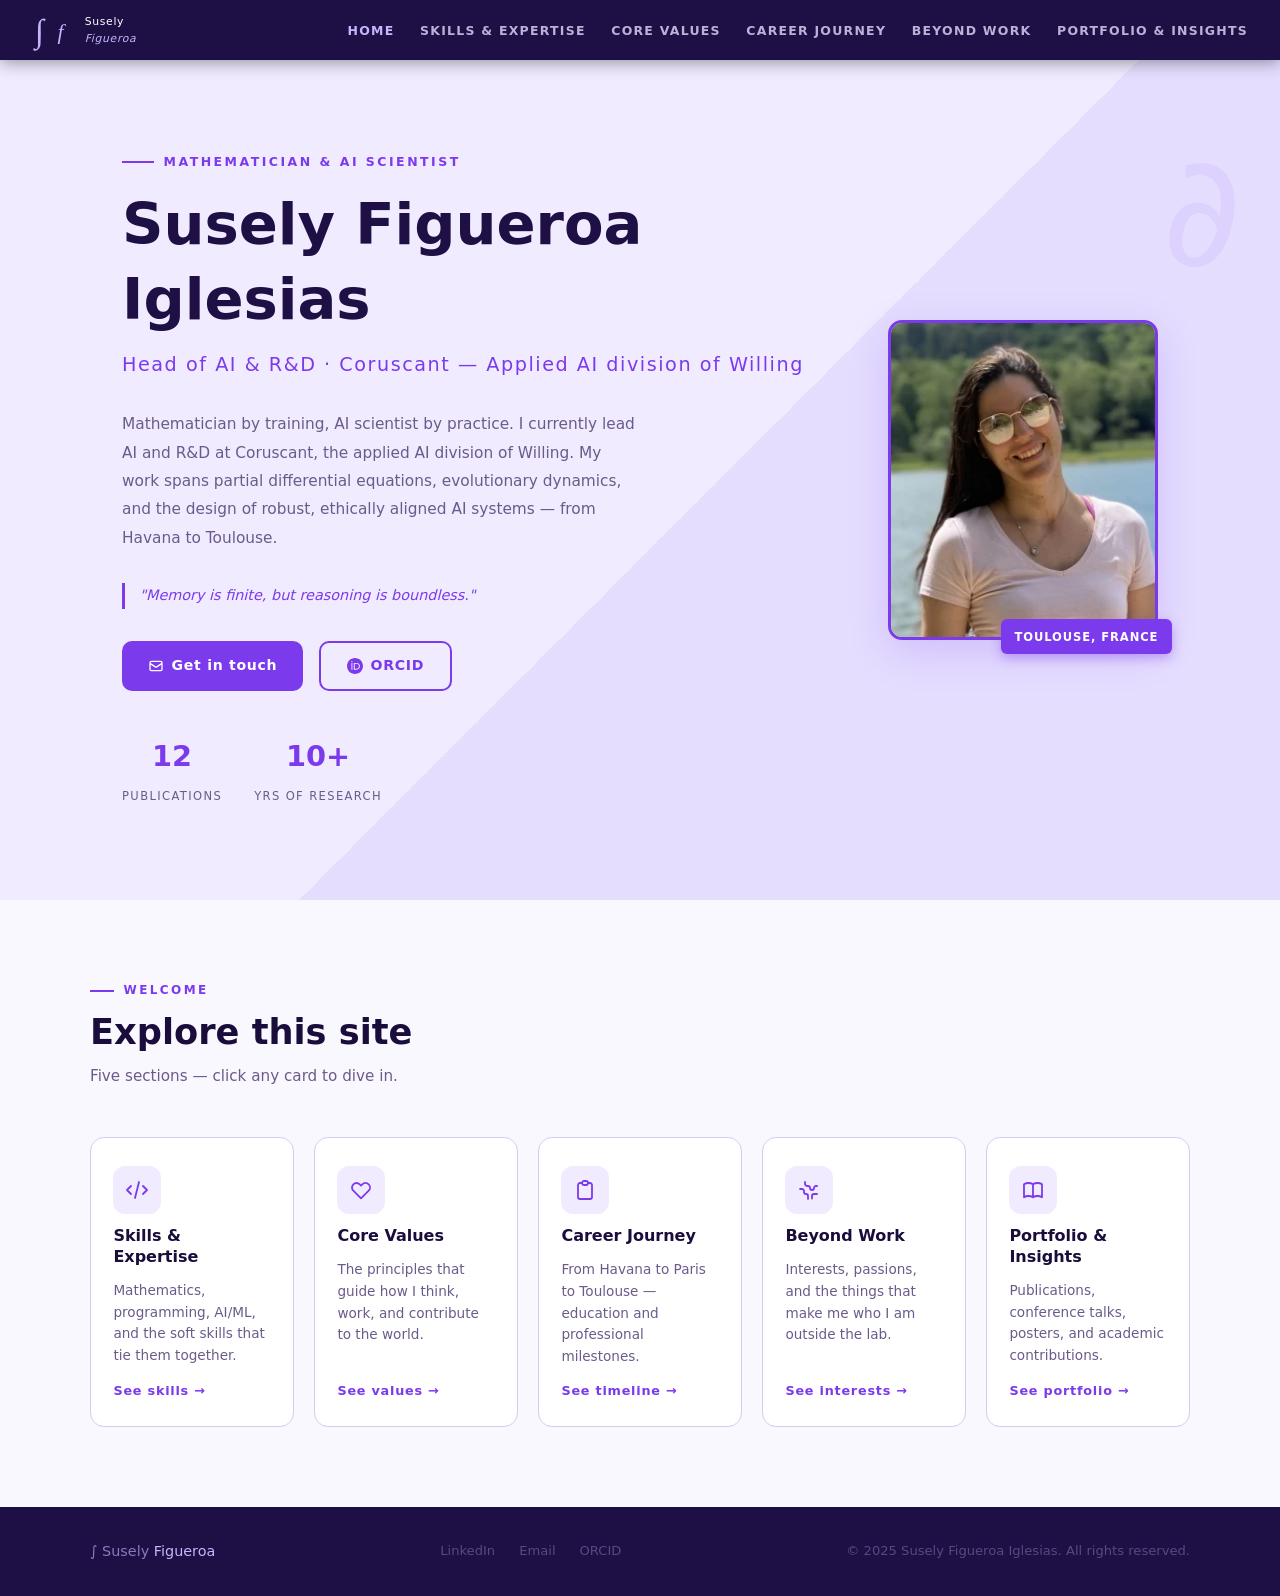
<file: index.html>
﻿<!DOCTYPE html>
<html lang="en">
<head>
  <meta charset="UTF-8">
  <link rel="icon" type="image/png" href="images/favicon.svg">
  <meta name="viewport" content="width=device-width, initial-scale=1.0">
  <meta name="description" content="Susely Figueroa — Mathematician & AI Scientist. Personal website.">
  <title>Susely Figueroa | Welcome</title>
  <link rel="stylesheet" href="css/style.css">
</head>
<body>

  <header class="site-header">
    <a href="index.html" class="site-logo">
      <img src="images/logo.svg" alt="Susely Figueroa" class="logo-img">
    </a>
    <nav>
      <ul class="nav-links">
        <li><a href="index.html" class="active">Home</a></li>
        <li><a href="skills.html">Skills &amp; Expertise</a></li>
        <li><a href="values.html">Core Values</a></li>
        <li><a href="career.html">Career Journey</a></li>
        <li><a href="interests.html">Beyond Work</a></li>
        <li><a href="portfolio.html">Portfolio &amp; Insights</a></li>
      </ul>
    </nav>
    <button class="hamburger" id="hamburger" aria-label="Open menu">
      <span></span><span></span><span></span>
    </button>
  </header>

  <nav class="mobile-nav" id="mobileNav">
    <a href="index.html">Home</a>
    <a href="skills.html">Skills &amp; Expertise</a>
    <a href="values.html">Core Values</a>
    <a href="career.html">Career Journey</a>
    <a href="interests.html">Beyond Work</a>
    <a href="portfolio.html">Portfolio &amp; Insights</a>
  </nav>

  <!-- HERO -->
  <section class="hero">
    <div class="hero-deco">∂</div>
    <div class="hero-inner">
      <div class="hero-text">
        <p class="eyebrow">Mathematician &amp; AI Scientist</p>
        <h1>Susely Figueroa<br>Iglesias</h1>
        <p class="hero-role">Head of AI &amp; R&amp;D · Coruscant — Applied AI division of Willing</p>
        <p class="hero-bio">
          Mathematician by training, AI scientist by practice. I currently lead AI and R&amp;D
          at Coruscant, the applied AI division of Willing. My work spans partial differential
          equations, evolutionary dynamics, and the design of robust, ethically aligned AI
          systems — from Havana to Toulouse.
        </p>
        <blockquote class="hero-quote">
          "Memory is finite, but reasoning is boundless."
        </blockquote>
        <div class="hero-actions">
          <a href="mailto:susyfigueroaiglesias@gmail.com" class="btn-primary">
            <svg width="16" height="16" fill="none" viewBox="0 0 24 24" stroke="currentColor" stroke-width="2"><path stroke-linecap="round" stroke-linejoin="round" d="M3 8l7.89 5.26a2 2 0 002.22 0L21 8M5 19h14a2 2 0 002-2V7a2 2 0 00-2-2H5a2 2 0 00-2 2v10a2 2 0 002 2z"/></svg>
            Get in touch
          </a>
          <a href="https://orcid.org/0000-0003-2629-8602" target="_blank" rel="noopener" class="btn-ghost">
            <svg width="16" height="16" viewBox="0 0 24 24" fill="currentColor"><path d="M12 0C5.372 0 0 5.372 0 12s5.372 12 12 12 12-5.372 12-12S18.628 0 12 0zM7.369 4.378c.525 0 .947.431.947.947s-.422.947-.947.947-.947-.431-.947-.947.422-.947.947-.947zm-.722 3.038h1.444v10.041H6.647V7.416zm3.562 0h3.9c3.712 0 5.344 2.653 5.344 5.025 0 2.578-2.016 5.016-5.325 5.016h-3.919V7.416zm1.444 1.303v7.444h2.297c2.359 0 3.975-1.609 3.975-3.722 0-1.822-1.247-3.722-3.975-3.722h-2.297z"/></svg>
            ORCID
          </a>
        </div>
        <div class="hero-stats">
          <div class="stat"><span class="stat-n">12</span><span class="stat-l">Publications</span></div>
          <div class="stat"><span class="stat-n">10+</span><span class="stat-l">Yrs of Research</span></div>
        </div>
      </div>
      <div class="hero-image">
        <div class="profile-wrap">
          <img src="images/profile.webp" alt="Susely Figueroa" class="profile-frame">
          <span class="profile-badge">Toulouse, France</span>
        </div>
      </div>
    </div>
  </section>

  <!-- NAV CARDS -->
  <section class="section">
    <div class="section-inner">
      <p class="section-label">Welcome</p>
      <h2 class="section-title">Explore this site</h2>
      <p class="section-sub">Five sections — click any card to dive in.</p>
      <div class="cards-grid">

        <a href="skills.html" class="nav-card">
          <div class="card-icon">
            <svg width="24" height="24" fill="none" viewBox="0 0 24 24" stroke="currentColor" stroke-width="1.8"><path stroke-linecap="round" stroke-linejoin="round" d="M10 20l4-16m4 4l4 4-4 4M6 16l-4-4 4-4"/></svg>
          </div>
          <h3>Skills &amp; Expertise</h3>
          <p>Mathematics, programming, AI/ML, and the soft skills that tie them together.</p>
          <span class="card-cta">See skills →</span>
        </a>

        <a href="values.html" class="nav-card">
          <div class="card-icon">
            <svg width="24" height="24" fill="none" viewBox="0 0 24 24" stroke="currentColor" stroke-width="1.8"><path stroke-linecap="round" stroke-linejoin="round" d="M4.318 6.318a4.5 4.5 0 000 6.364L12 20.364l7.682-7.682a4.5 4.5 0 00-6.364-6.364L12 7.636l-1.318-1.318a4.5 4.5 0 00-6.364 0z"/></svg>
          </div>
          <h3>Core Values</h3>
          <p>The principles that guide how I think, work, and contribute to the world.</p>
          <span class="card-cta">See values →</span>
        </a>

        <a href="career.html" class="nav-card">
          <div class="card-icon">
            <svg width="24" height="24" fill="none" viewBox="0 0 24 24" stroke="currentColor" stroke-width="1.8"><path stroke-linecap="round" stroke-linejoin="round" d="M9 5H7a2 2 0 00-2 2v12a2 2 0 002 2h10a2 2 0 002-2V7a2 2 0 00-2-2h-2M9 5a2 2 0 002 2h2a2 2 0 002-2M9 5a2 2 0 012-2h2a2 2 0 012 2"/></svg>
          </div>
          <h3>Career Journey</h3>
          <p>From Havana to Paris to Toulouse — education and professional milestones.</p>
          <span class="card-cta">See timeline →</span>
        </a>

        <a href="interests.html" class="nav-card">
          <div class="card-icon">
            <svg width="24" height="24" fill="none" viewBox="0 0 24 24" stroke="currentColor" stroke-width="1.8"><path stroke-linecap="round" stroke-linejoin="round" d="M3.055 11H5a2 2 0 012 2v1a2 2 0 002 2 2 2 0 012 2v2.945M8 3.935V5.5A2.5 2.5 0 0010.5 8h.5a2 2 0 012 2 2 2 0 104 0 2 2 0 012-2h1.064M15 20.488V18a2 2 0 012-2h3.064"/></svg>
          </div>
          <h3>Beyond Work</h3>
          <p>Interests, passions, and the things that make me who I am outside the lab.</p>
          <span class="card-cta">See interests →</span>
        </a>

        <a href="portfolio.html" class="nav-card">
          <div class="card-icon">
            <svg width="24" height="24" fill="none" viewBox="0 0 24 24" stroke="currentColor" stroke-width="1.8"><path stroke-linecap="round" stroke-linejoin="round" d="M12 6.253v13m0-13C10.832 5.477 9.246 5 7.5 5S4.168 5.477 3 6.253v13C4.168 18.477 5.754 18 7.5 18s3.332.477 4.5 1.253m0-13C13.168 5.477 14.754 5 16.5 5c1.747 0 3.332.477 4.5 1.253v13C19.832 18.477 18.247 18 16.5 18c-1.746 0-3.332.477-4.5 1.253"/></svg>
          </div>
          <h3>Portfolio &amp; Insights</h3>
          <p>Publications, conference talks, posters, and academic contributions.</p>
          <span class="card-cta">See portfolio →</span>
        </a>

      </div>
    </div>
  </section>

  <footer class="site-footer">
    <div class="footer-inner">
      <div class="footer-logo">∫ Susely <span>Figueroa</span></div>
      <div class="footer-links">
        <a href="https://www.linkedin.com/in/susyfig/" target="_blank" rel="noopener">LinkedIn</a>
        <a href="mailto:susyfigueroaiglesias@gmail.com">Email</a>
        <a href="https://orcid.org/0000-0003-2629-8602" target="_blank" rel="noopener">ORCID</a>
      </div>
      <p class="footer-copy">&copy; 2025 Susely Figueroa Iglesias. All rights reserved.</p>
    </div>
  </footer>

  <script src="js/main.js"></script>
</body>
</html>
</file>
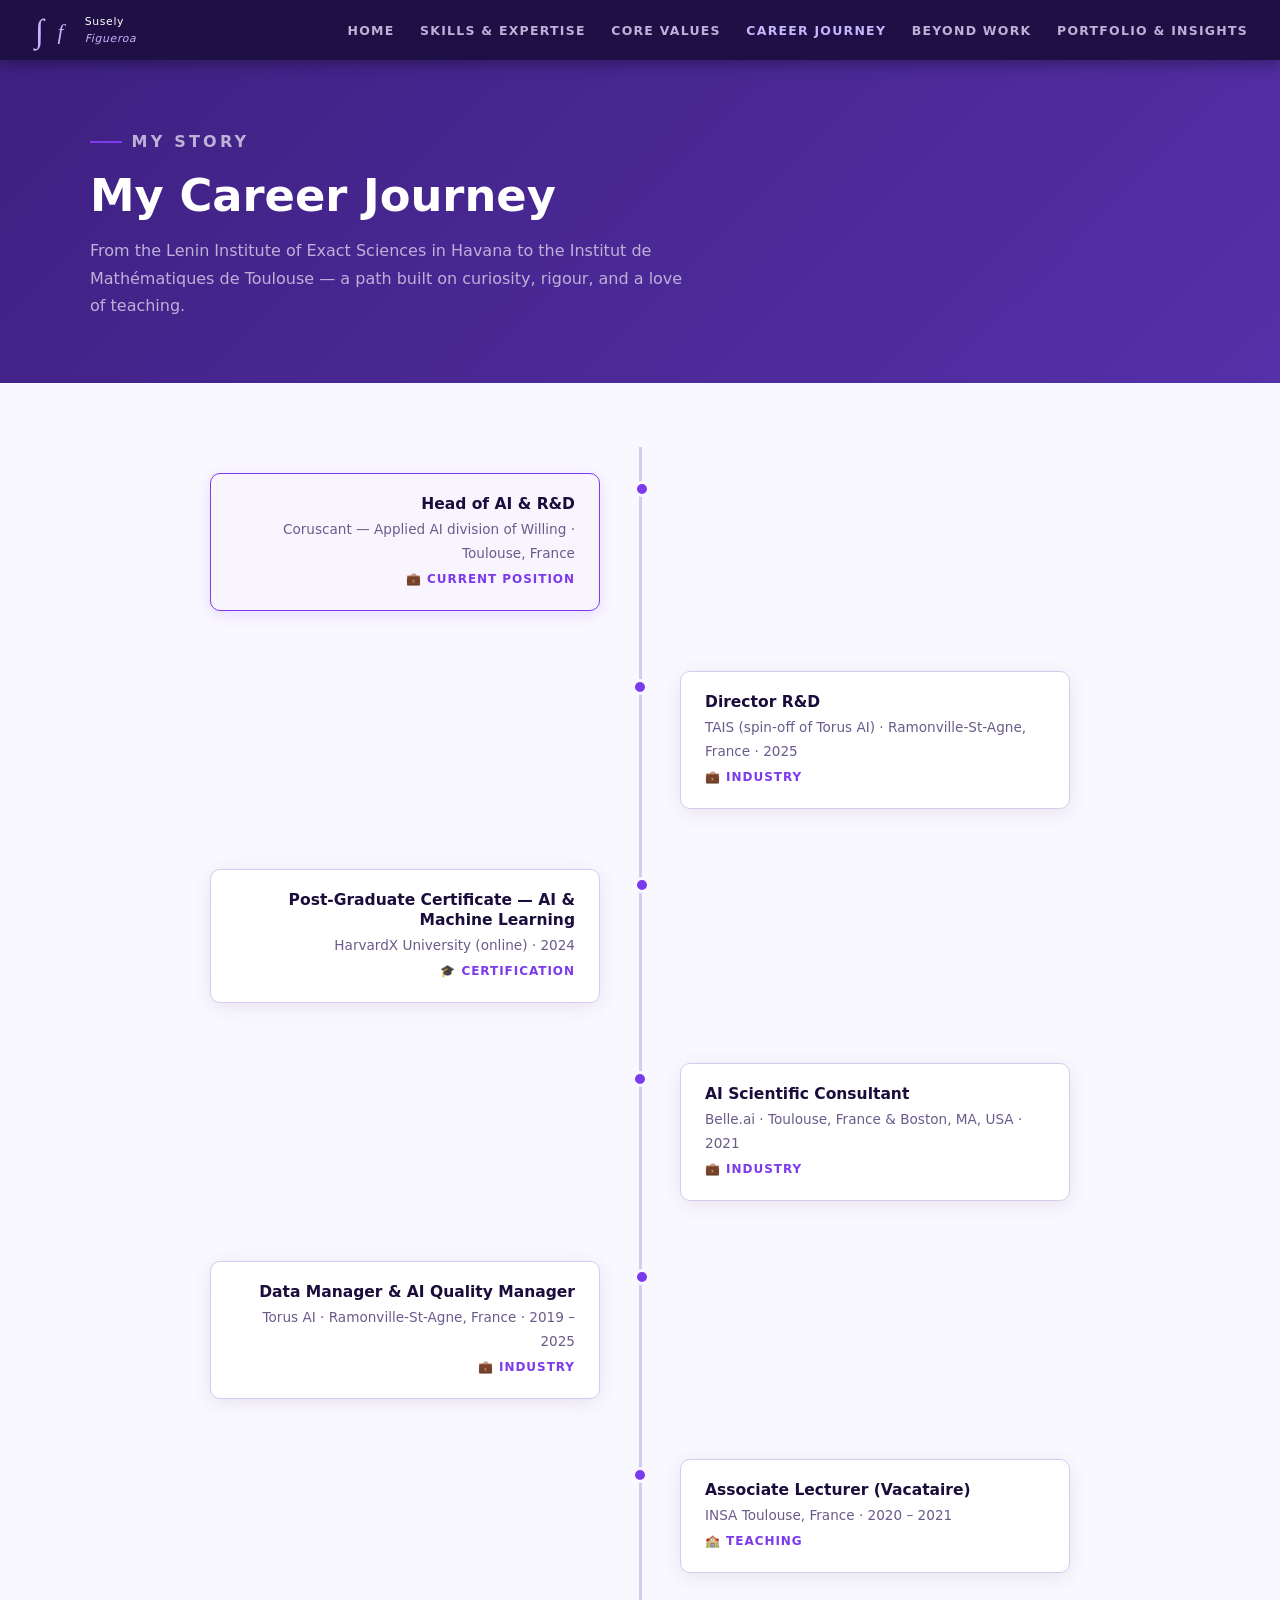
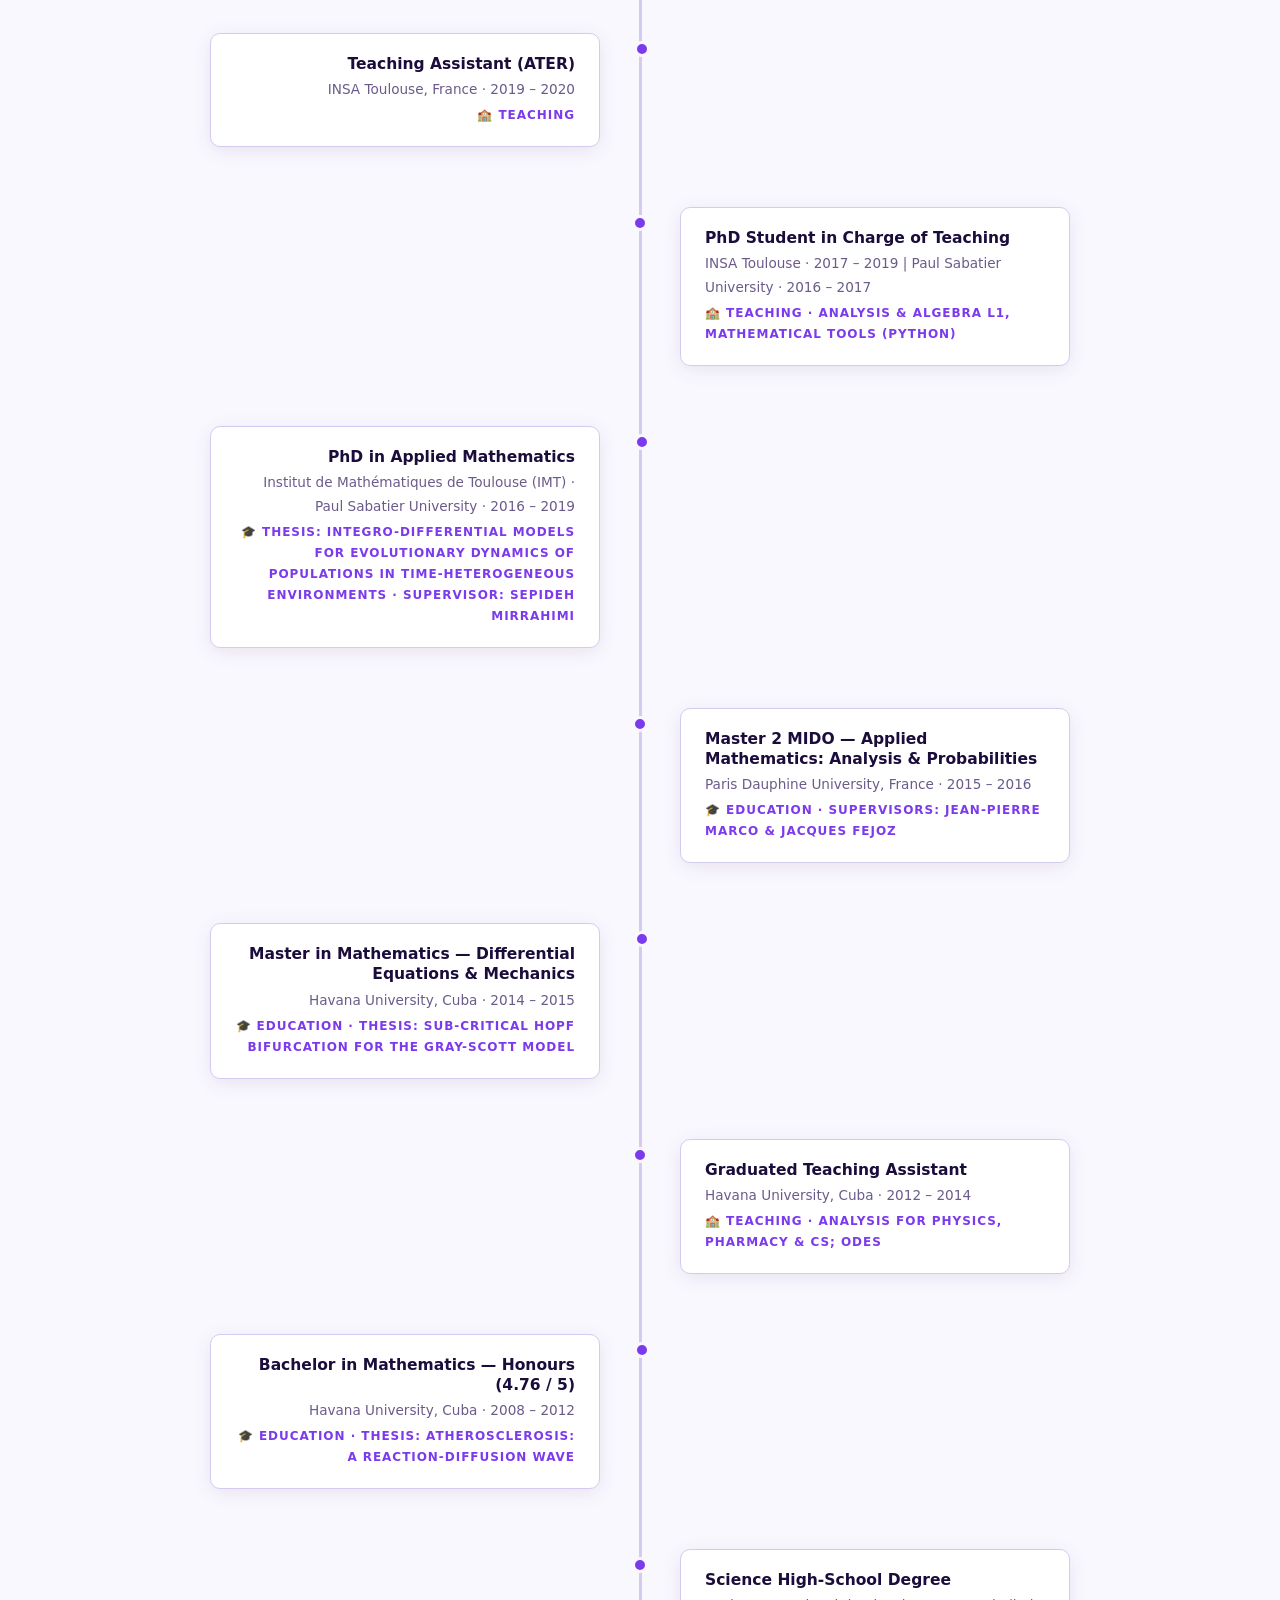
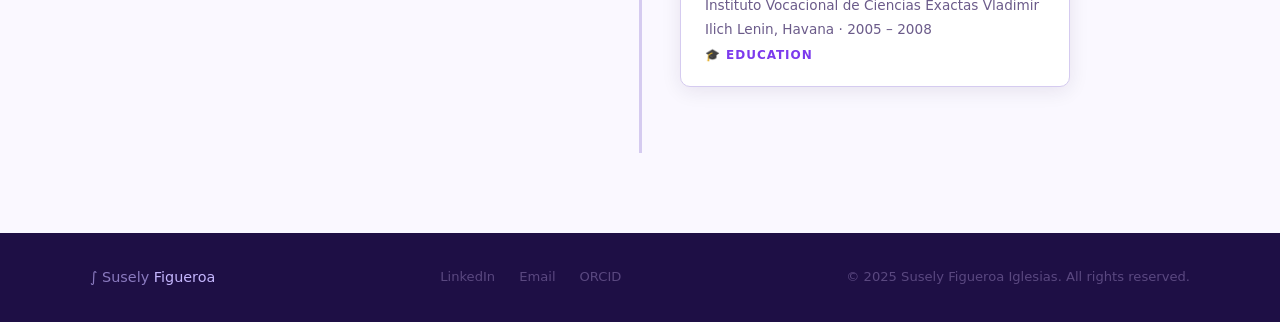
<file: career.html>
﻿<!DOCTYPE html>
<html lang="en">
<head>
  <meta charset="UTF-8">
  <link rel="icon" type="image/png" href="images/favicon.svg">
  <meta name="viewport" content="width=device-width, initial-scale=1.0">
  <title>Career Journey | Susely Figueroa</title>
  <link rel="stylesheet" href="css/style.css">
</head>
<body>

  <header class="site-header">
    <a href="index.html" class="site-logo"><img src="images/logo.svg" alt="Susely Figueroa" class="logo-img"></a>
    <nav><ul class="nav-links">
      <li><a href="index.html">Home</a></li>
      <li><a href="skills.html">Skills &amp; Expertise</a></li>
      <li><a href="values.html">Core Values</a></li>
      <li><a href="career.html" class="active">Career Journey</a></li>
      <li><a href="interests.html">Beyond Work</a></li>
      <li><a href="portfolio.html">Portfolio &amp; Insights</a></li>
    </ul></nav>
    <button class="hamburger" id="hamburger" aria-label="Open menu"><span></span><span></span><span></span></button>
  </header>
  <nav class="mobile-nav" id="mobileNav">
    <a href="index.html">Home</a>
    <a href="skills.html">Skills &amp; Expertise</a>
    <a href="values.html">Core Values</a>
    <a href="career.html">Career Journey</a>
    <a href="interests.html">Beyond Work</a>
    <a href="portfolio.html">Portfolio &amp; Insights</a>
  </nav>

  <section class="page-hero">
    <div class="page-hero-inner">
      <p class="eyebrow">My Story</p>
      <h1>My Career Journey</h1>
      <p>From the Lenin Institute of Exact Sciences in Havana to the Institut de Mathématiques de Toulouse — a path built on curiosity, rigour, and a love of teaching.</p>
    </div>
  </section>

  <main style="max-width:1100px;margin:0 auto;padding:4rem 2rem 5rem;">
    <div class="timeline-wrap">

      <!-- Current role -->
      <div class="tl-event left current">
        <div class="tl-box">
          <h3>Head of AI &amp; R&amp;D</h3>
          <p class="tl-where">Coruscant — Applied AI division of Willing · Toulouse, France</p>
          <p class="tl-type">💼 Current Position</p>
        </div>
      </div>

      <!-- TAIS -->
      <div class="tl-event right">
        <div class="tl-box">
          <h3>Director R&amp;D</h3>
          <p class="tl-where">TAIS (spin-off of Torus AI) · Ramonville-St-Agne, France · 2025</p>
          <p class="tl-type">💼 Industry</p>
        </div>
      </div>

      <!-- HarvardX -->
      <div class="tl-event left">
        <div class="tl-box">
          <h3>Post-Graduate Certificate — AI &amp; Machine Learning</h3>
          <p class="tl-where">HarvardX University (online) · 2024</p>
          <p class="tl-type">🎓 Certification</p>
        </div>
      </div>

      <!-- Belle.ai -->
      <div class="tl-event right">
        <div class="tl-box">
          <h3>AI Scientific Consultant</h3>
          <p class="tl-where">Belle.ai · Toulouse, France &amp; Boston, MA, USA · 2021</p>
          <p class="tl-type">💼 Industry</p>
        </div>
      </div>

      <!-- Torus AI -->
      <div class="tl-event left">
        <div class="tl-box">
          <h3>Data Manager &amp; AI Quality Manager</h3>
          <p class="tl-where">Torus AI · Ramonville-St-Agne, France · 2019 – 2025</p>
          <p class="tl-type">💼 Industry</p>
        </div>
      </div>

      <!-- Vacataire -->
      <div class="tl-event right">
        <div class="tl-box">
          <h3>Associate Lecturer (Vacataire)</h3>
          <p class="tl-where">INSA Toulouse, France · 2020 – 2021</p>
          <p class="tl-type">🏫 Teaching</p>
        </div>
      </div>

      <!-- ATER -->
      <div class="tl-event left">
        <div class="tl-box">
          <h3>Teaching Assistant (ATER)</h3>
          <p class="tl-where">INSA Toulouse, France · 2019 – 2020</p>
          <p class="tl-type">🏫 Teaching</p>
        </div>
      </div>

      <!-- PhD INSA -->
      <div class="tl-event right">
        <div class="tl-box">
          <h3>PhD Student in Charge of Teaching</h3>
          <p class="tl-where">INSA Toulouse · 2017 – 2019 | Paul Sabatier University · 2016 – 2017</p>
          <p class="tl-type">🏫 Teaching · Analysis &amp; Algebra L1, Mathematical Tools (Python)</p>
        </div>
      </div>

      <!-- PhD -->
      <div class="tl-event left">
        <div class="tl-box">
          <h3>PhD in Applied Mathematics</h3>
          <p class="tl-where">Institut de Mathématiques de Toulouse (IMT) · Paul Sabatier University · 2016 – 2019</p>
          <p class="tl-type">🎓 Thesis: Integro-differential models for evolutionary dynamics of populations in time-heterogeneous environments · Supervisor: Sepideh Mirrahimi</p>
        </div>
      </div>

      <!-- Master 2 Paris -->
      <div class="tl-event right">
        <div class="tl-box">
          <h3>Master 2 MIDO — Applied Mathematics: Analysis &amp; Probabilities</h3>
          <p class="tl-where">Paris Dauphine University, France · 2015 – 2016</p>
          <p class="tl-type">🎓 Education · Supervisors: Jean-Pierre Marco &amp; Jacques Fejoz</p>
        </div>
      </div>

      <!-- Master Havana -->
      <div class="tl-event left">
        <div class="tl-box">
          <h3>Master in Mathematics — Differential Equations &amp; Mechanics</h3>
          <p class="tl-where">Havana University, Cuba · 2014 – 2015</p>
          <p class="tl-type">🎓 Education · Thesis: Sub-critical Hopf bifurcation for the Gray-Scott model</p>
        </div>
      </div>

      <!-- Teaching Havana -->
      <div class="tl-event right">
        <div class="tl-box">
          <h3>Graduated Teaching Assistant</h3>
          <p class="tl-where">Havana University, Cuba · 2012 – 2014</p>
          <p class="tl-type">🏫 Teaching · Analysis for Physics, Pharmacy &amp; CS; ODEs</p>
        </div>
      </div>

      <!-- Bachelor Havana -->
      <div class="tl-event left">
        <div class="tl-box">
          <h3>Bachelor in Mathematics — Honours (4.76 / 5)</h3>
          <p class="tl-where">Havana University, Cuba · 2008 – 2012</p>
          <p class="tl-type">🎓 Education · Thesis: Atherosclerosis: a reaction-diffusion wave</p>
        </div>
      </div>

      <!-- High school -->
      <div class="tl-event right">
        <div class="tl-box">
          <h3>Science High-School Degree</h3>
          <p class="tl-where">Instituto Vocacional de Ciencias Exactas Vladimir Ilich Lenin, Havana · 2005 – 2008</p>
          <p class="tl-type">🎓 Education</p>
        </div>
      </div>

    </div>
  </main>

  <footer class="site-footer">
    <div class="footer-inner">
      <div class="footer-logo">∫ Susely <span>Figueroa</span></div>
      <div class="footer-links">
        <a href="https://www.linkedin.com/in/susyfig/" target="_blank" rel="noopener">LinkedIn</a>
        <a href="mailto:susyfigueroaiglesias@gmail.com">Email</a>
        <a href="https://orcid.org/0000-0003-2629-8602" target="_blank" rel="noopener">ORCID</a>
      </div>
      <p class="footer-copy">&copy; 2025 Susely Figueroa Iglesias. All rights reserved.</p>
    </div>
  </footer>
  <script src="js/main.js"></script>
</body>
</html>
</file>
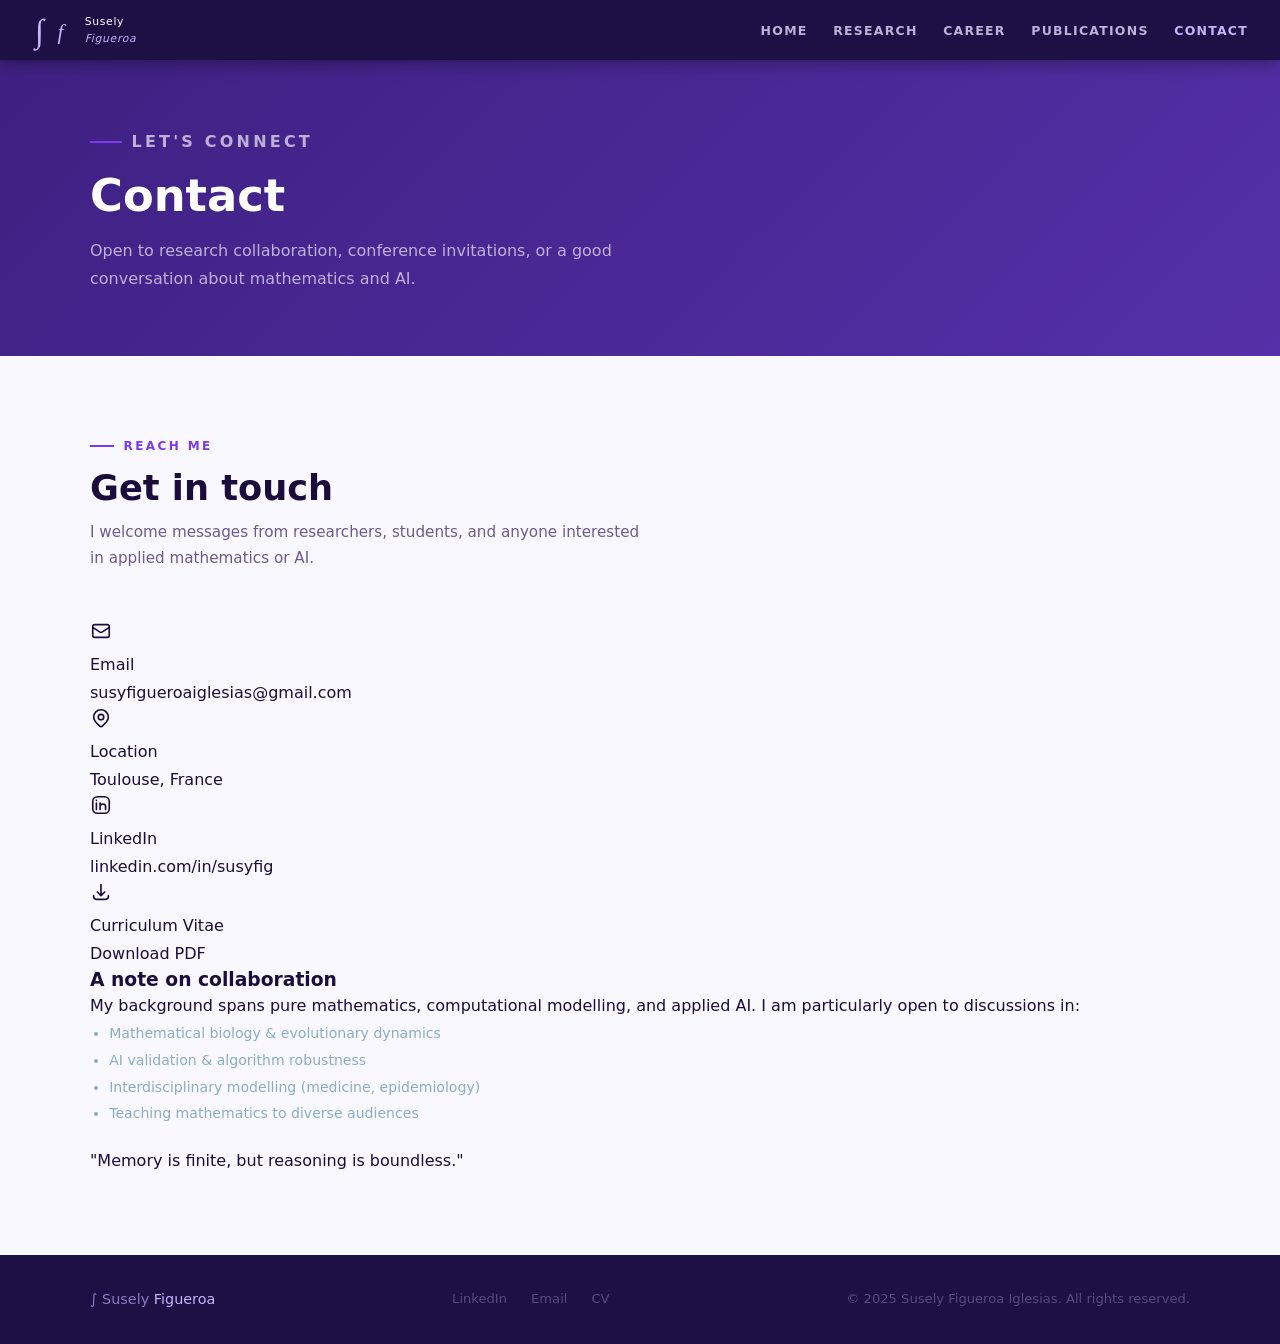
<file: contact.html>
﻿<!DOCTYPE html>
<html lang="en">
<head>
  <meta charset="UTF-8">
  <link rel="icon" type="image/png" href="images/favicon.svg">
  <meta name="viewport" content="width=device-width, initial-scale=1.0">
  <meta name="description" content="Susely Figueroa — Contact information and collaboration.">
  <title>Contact | Susely Figueroa</title>
  <link rel="stylesheet" href="css/style.css">
</head>
<body>

  <!-- ── HEADER ──────────────────────────────────────────── -->
  <header class="site-header">
    <a href="index.html" class="site-logo">
      <img src="images/logo.svg" alt="Susely Figueroa" class="logo-img">
    </a>
    <nav>
      <ul class="nav-links">
        <li><a href="index.html">Home</a></li>
        <li><a href="research.html">Research</a></li>
        <li><a href="career.html">Career</a></li>
        <li><a href="publications.html">Publications</a></li>
        <li><a href="contact.html" class="active">Contact</a></li>
      </ul>
    </nav>
    <button class="hamburger" id="hamburger" aria-label="Open menu">
      <span></span><span></span><span></span>
    </button>
  </header>

  <nav class="mobile-nav" id="mobileNav">
    <a href="index.html">Home</a>
    <a href="research.html">Research</a>
    <a href="career.html">Career</a>
    <a href="publications.html">Publications</a>
    <a href="contact.html">Contact</a>
  </nav>

  <!-- ── PAGE HERO ───────────────────────────────────────── -->
  <section class="page-hero">
    <div class="page-hero-inner">
      <p class="eyebrow">Let's connect</p>
      <h1>Contact</h1>
      <p>Open to research collaboration, conference invitations, or a good conversation about mathematics and AI.</p>
    </div>
  </section>

  <!-- ── CONTACT ──────────────────────────────────────────── -->
  <section class="section">
    <div class="section-inner">

      <div class="contact-wrap">

        <!-- Contact details -->
        <div>
          <p class="section-label">Reach me</p>
          <h2 class="section-title">Get in touch</h2>
          <p class="section-sub">I welcome messages from researchers, students, and anyone interested in applied mathematics or AI.</p>

          <div class="contact-list">

            <div class="contact-item">
              <div class="contact-icon">
                <svg width="22" height="22" fill="none" viewBox="0 0 24 24" stroke="currentColor" stroke-width="1.8">
                  <path stroke-linecap="round" stroke-linejoin="round" d="M3 8l7.89 5.26a2 2 0 002.22 0L21 8M5 19h14a2 2 0 002-2V7a2 2 0 00-2-2H5a2 2 0 00-2 2v10a2 2 0 002 2z"/>
                </svg>
              </div>
              <div>
                <p class="ci-label">Email</p>
                <p class="ci-value"><a href="mailto:susyfigueroaiglesias@gmail.com">susyfigueroaiglesias@gmail.com</a></p>
              </div>
            </div>

            <div class="contact-item">
              <div class="contact-icon">
                <svg width="22" height="22" fill="none" viewBox="0 0 24 24" stroke="currentColor" stroke-width="1.8">
                  <path stroke-linecap="round" stroke-linejoin="round" d="M17.657 16.657L13.414 20.9a1.998 1.998 0 01-2.827 0l-4.244-4.243a8 8 0 1111.314 0z"/>
                  <path stroke-linecap="round" stroke-linejoin="round" d="M15 11a3 3 0 11-6 0 3 3 0 016 0z"/>
                </svg>
              </div>
              <div>
                <p class="ci-label">Location</p>
                <p class="ci-value"><span>Toulouse, France</span></p>
              </div>
            </div>

            <div class="contact-item">
              <div class="contact-icon">
                <!-- LinkedIn icon -->
                <svg width="22" height="22" fill="none" viewBox="0 0 24 24" stroke="currentColor" stroke-width="1.8">
                  <path stroke-linecap="round" stroke-linejoin="round" d="M21 8v8a5 5 0 01-5 5H8a5 5 0 01-5-5V8a5 5 0 015-5h8a5 5 0 015 5zM7 17v-7"/>
                  <path stroke-linecap="round" stroke-linejoin="round" d="M11 17v-3.25M11 10v3.75m0 0c0-3.75 6-3.75 6 0V17M7 7.01l.01-.011"/>
                </svg>
              </div>
              <div>
                <p class="ci-label">LinkedIn</p>
                <p class="ci-value"><a href="https://www.linkedin.com/in/susyfig/" target="_blank" rel="noopener">linkedin.com/in/susyfig</a></p>
              </div>
            </div>

            <div class="contact-item">
              <div class="contact-icon">
                <svg width="22" height="22" fill="none" viewBox="0 0 24 24" stroke="currentColor" stroke-width="1.8">
                  <path stroke-linecap="round" stroke-linejoin="round" d="M4 16v1a3 3 0 003 3h10a3 3 0 003-3v-1m-4-4l-4 4m0 0l-4-4m4 4V4"/>
                </svg>
              </div>
              <div>
                <p class="ci-label">Curriculum Vitae</p>
                <p class="ci-value"><a href="files/Curriculum_Vitae.pdf" target="_blank">Download PDF</a></p>
              </div>
            </div>

          </div>
        </div>

        <!-- Aside box -->
        <div class="contact-aside">
          <div class="aside-box">
            <h3>A note on collaboration</h3>
            <p>
              My background spans pure mathematics, computational modelling, and applied AI. I am particularly open to
              discussions in:
            </p>
            <ul style="list-style:disc;padding-left:1.2rem;margin-bottom:1.25rem;font-size:.88rem;line-height:1.9;color:#8AADC4;">
              <li>Mathematical biology &amp; evolutionary dynamics</li>
              <li>AI validation &amp; algorithm robustness</li>
              <li>Interdisciplinary modelling (medicine, epidemiology)</li>
              <li>Teaching mathematics to diverse audiences</li>
            </ul>
            <blockquote class="aside-quote">
              "Memory is finite, but reasoning is boundless."
            </blockquote>
          </div>
        </div>

      </div>
    </div>
  </section>

  <!-- ── FOOTER ───────────────────────────────────────────── -->
  <footer class="site-footer">
    <div class="footer-inner">
      <div class="footer-logo">∫ Susely <span>Figueroa</span></div>
      <div class="footer-links">
        <a href="https://www.linkedin.com/in/susyfig/" target="_blank" rel="noopener">LinkedIn</a>
        <a href="mailto:susyfigueroaiglesias@gmail.com">Email</a>
        <a href="files/Curriculum_Vitae.pdf" target="_blank">CV</a>
      </div>
      <p class="footer-copy">&copy; 2025 Susely Figueroa Iglesias. All rights reserved.</p>
    </div>
  </footer>

  <script src="js/main.js"></script>
</body>
</html>
</file>
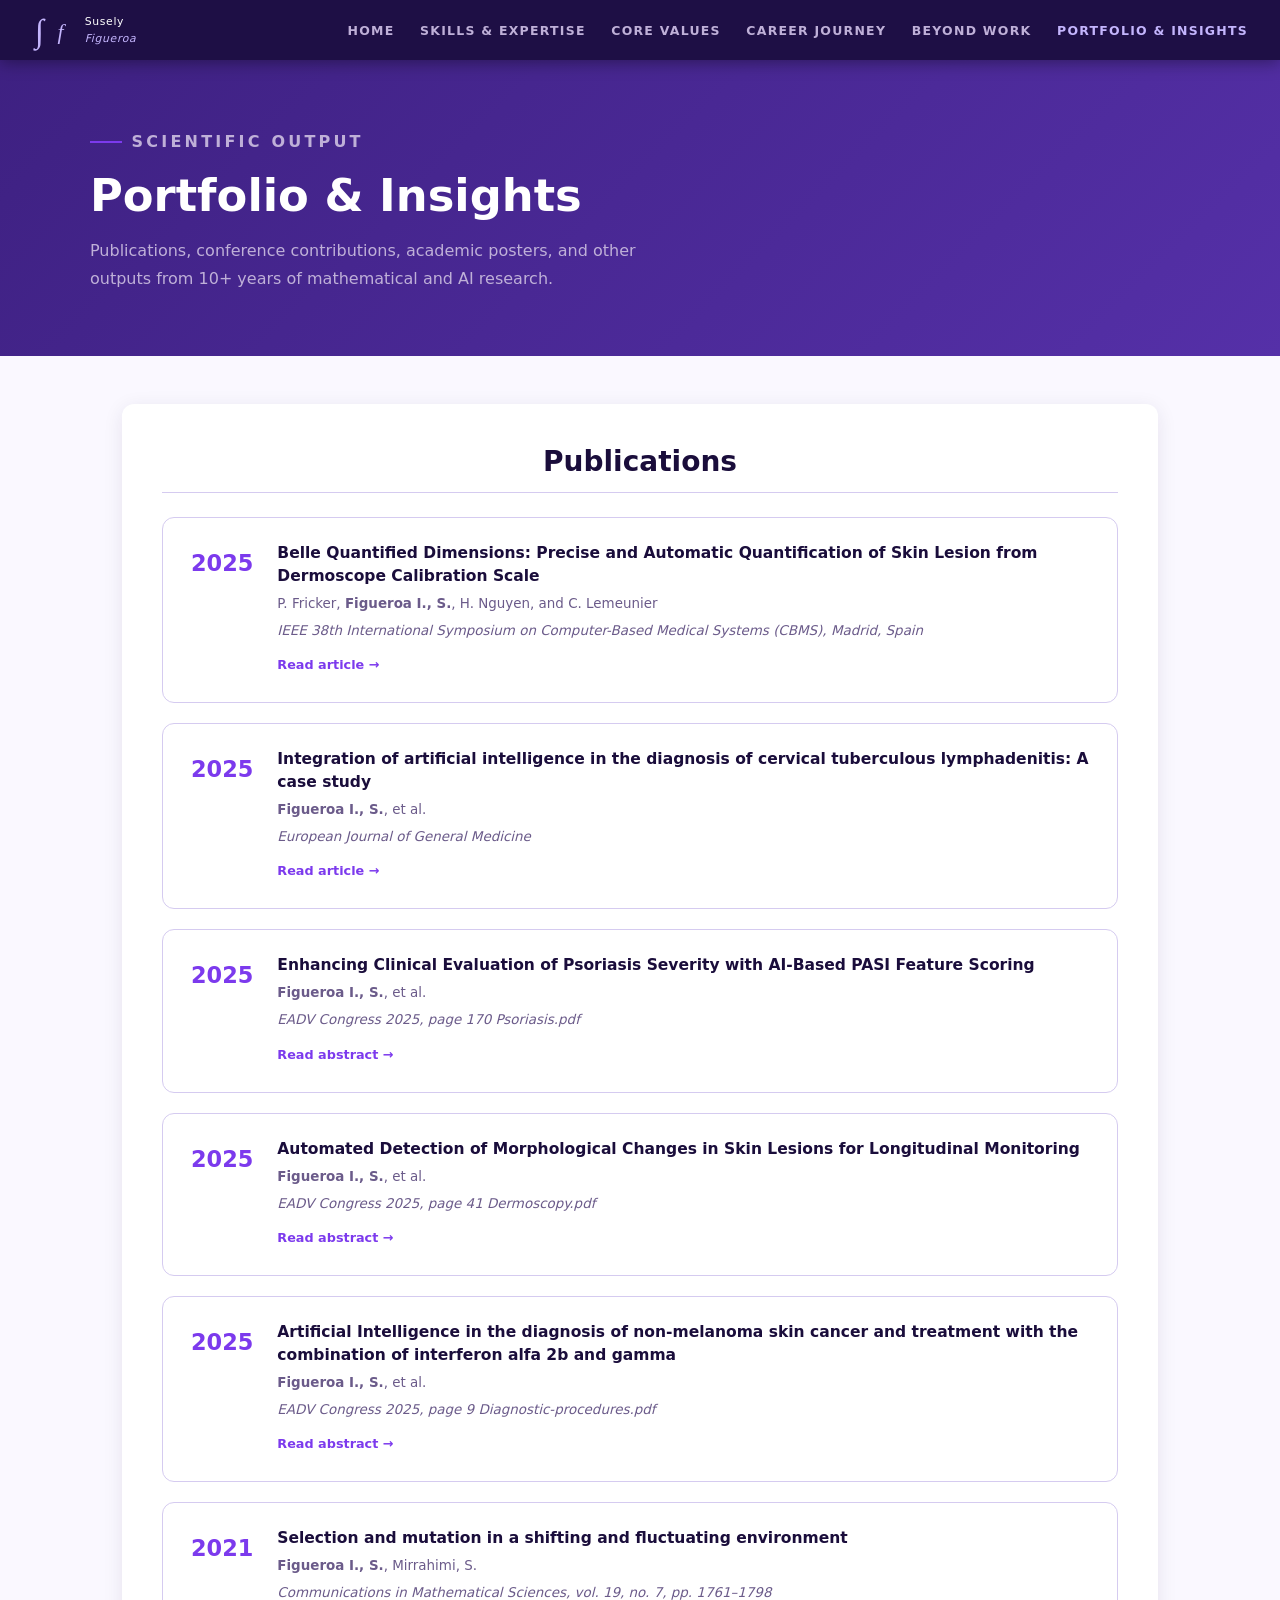
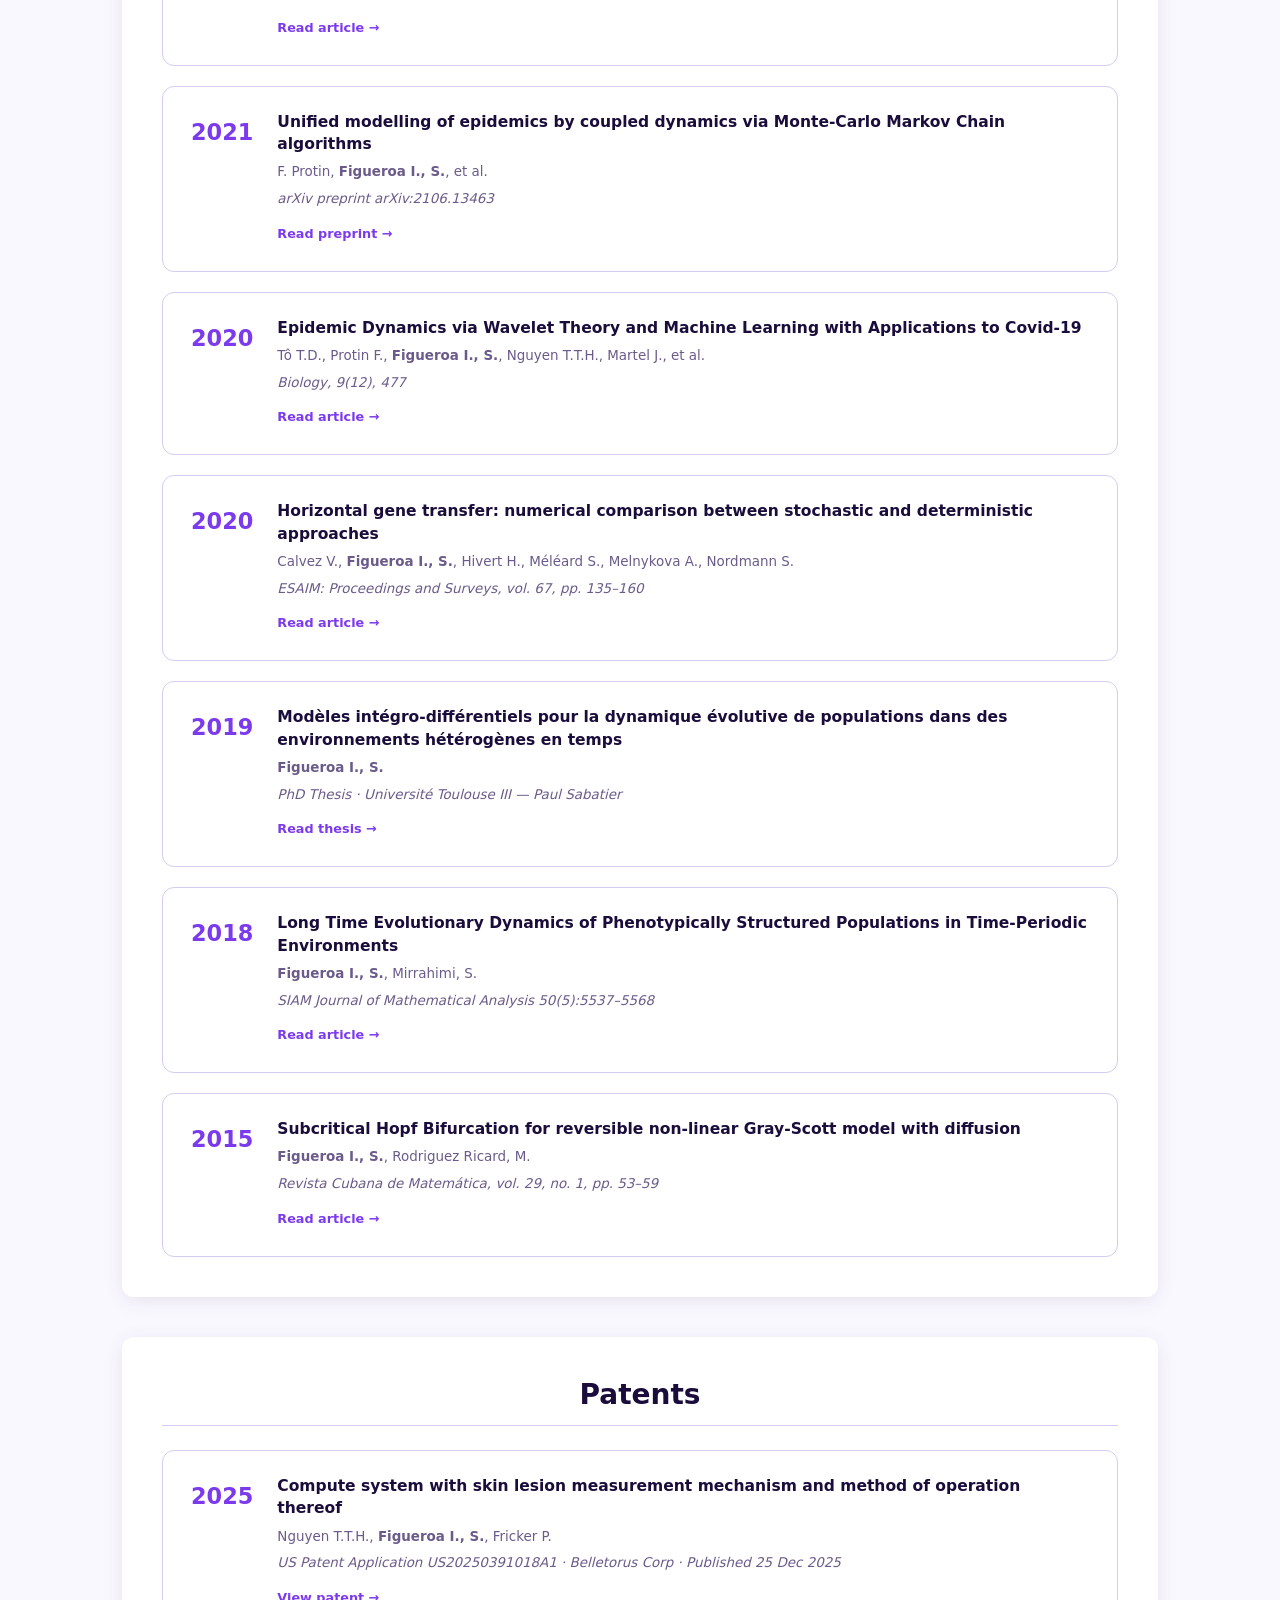
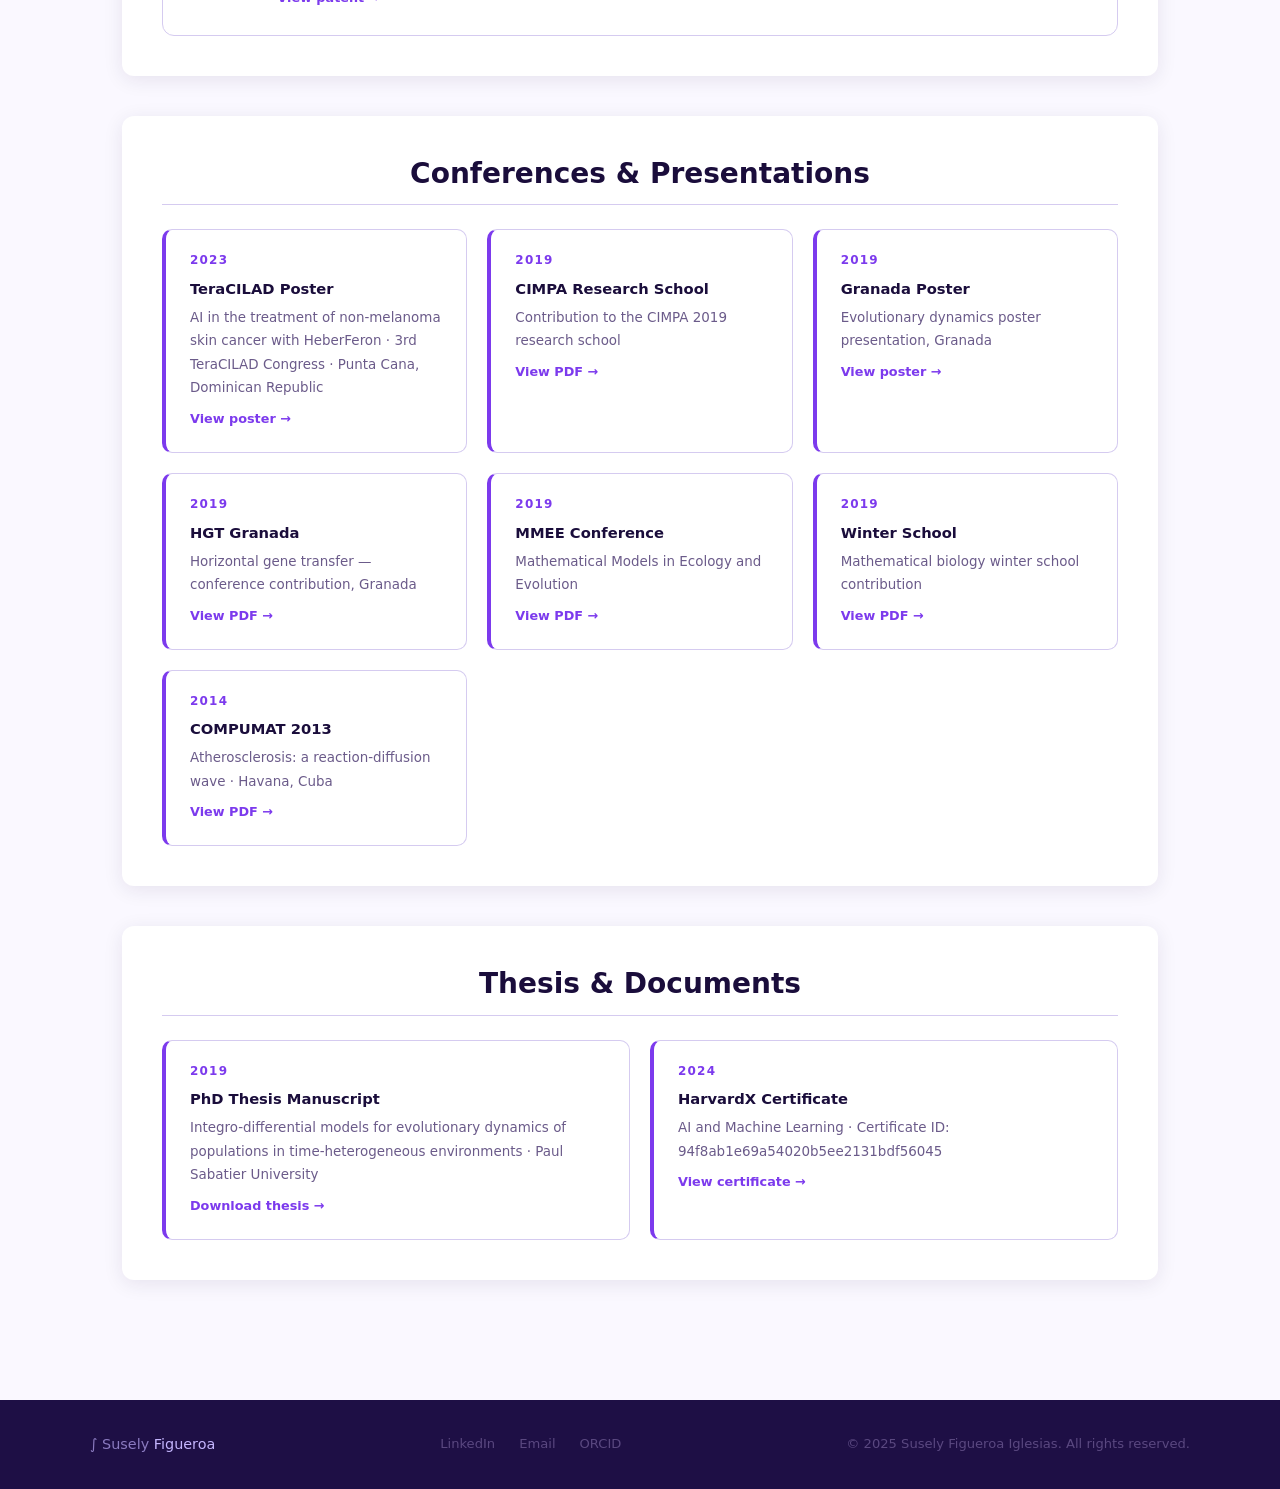
<file: portfolio.html>
﻿<!DOCTYPE html>
<html lang="en">
<head>
  <meta charset="UTF-8">
  <link rel="icon" type="image/png" href="images/favicon.svg">
  <meta name="viewport" content="width=device-width, initial-scale=1.0">
  <title>Portfolio &amp; Insights | Susely Figueroa</title>
  <link rel="stylesheet" href="css/style.css">
</head>
<body>

  <header class="site-header">
    <a href="index.html" class="site-logo"><img src="images/logo.svg" alt="Susely Figueroa" class="logo-img"></a>
    <nav><ul class="nav-links">
      <li><a href="index.html">Home</a></li>
      <li><a href="skills.html">Skills &amp; Expertise</a></li>
      <li><a href="values.html">Core Values</a></li>
      <li><a href="career.html">Career Journey</a></li>
      <li><a href="interests.html">Beyond Work</a></li>
      <li><a href="portfolio.html" class="active">Portfolio &amp; Insights</a></li>
    </ul></nav>
    <button class="hamburger" id="hamburger" aria-label="Open menu"><span></span><span></span><span></span></button>
  </header>
  <nav class="mobile-nav" id="mobileNav">
    <a href="index.html">Home</a>
    <a href="skills.html">Skills &amp; Expertise</a>
    <a href="values.html">Core Values</a>
    <a href="career.html">Career Journey</a>
    <a href="interests.html">Beyond Work</a>
    <a href="portfolio.html">Portfolio &amp; Insights</a>
  </nav>

  <section class="page-hero">
    <div class="page-hero-inner">
      <p class="eyebrow">Scientific Output</p>
      <h1>Portfolio &amp; Insights</h1>
      <p>Publications, conference contributions, academic posters, and other outputs from 10+ years of mathematical and AI research.</p>
    </div>
  </section>

  <main style="max-width:1100px;margin:0 auto;padding:3rem 2rem 5rem;">

    <!-- Publications -->
    <div class="section-container">
      <h2>Publications</h2>

      <div class="pub-list">

        <div class="pub-card">
          <div class="pub-year">2025</div>
          <div>
            <p class="pub-title">Belle Quantified Dimensions: Precise and Automatic Quantification of Skin Lesion from Dermoscope Calibration Scale</p>
            <p class="pub-authors">P. Fricker, <strong>Figueroa I., S.</strong>, H. Nguyen, and C. Lemeunier</p>
            <p class="pub-venue">IEEE 38th International Symposium on Computer-Based Medical Systems (CBMS), Madrid, Spain</p>
            <a href="https://ieeexplore.ieee.org/document/11058815" target="_blank" rel="noopener" class="pub-link">Read article →</a>
          </div>
        </div>

        <div class="pub-card">
          <div class="pub-year">2025</div>
          <div>
            <p class="pub-title">Integration of artificial intelligence in the diagnosis of cervical tuberculous lymphadenitis: A case study</p>
            <p class="pub-authors"><strong>Figueroa I., S.</strong>, et al.</p>
            <p class="pub-venue">European Journal of General Medicine</p>
            <a href="https://doi.org/10.29333/ejgm/17170" target="_blank" rel="noopener" class="pub-link">Read article →</a>
          </div>
        </div>

        <div class="pub-card">
          <div class="pub-year">2025</div>
          <div>
            <p class="pub-title">Enhancing Clinical Evaluation of Psoriasis Severity with AI-Based PASI Feature Scoring</p>
            <p class="pub-authors"><strong>Figueroa I., S.</strong>, et al.</p>
            <p class="pub-venue">EADV Congress 2025, page 170 Psoriasis.pdf</p>
            <a href="https://eadv.org/wp-content/uploads/scientific-abstracts/EADV-congress-2025/Psoriasis.pdf" target="_blank" rel="noopener" class="pub-link">Read abstract →</a>
          </div>
        </div>

        <div class="pub-card">
          <div class="pub-year">2025</div>
          <div>
            <p class="pub-title">Automated Detection of Morphological Changes in Skin Lesions for Longitudinal Monitoring</p>
            <p class="pub-authors"><strong>Figueroa I., S.</strong>, et al.</p>
            <p class="pub-venue">EADV Congress 2025, page 41 Dermoscopy.pdf</p>
            <a href="https://eadv.org/wp-content/uploads/scientific-abstracts/EADV-congress-2025/Dermoscopy.pdf" target="_blank" rel="noopener" class="pub-link">Read abstract →</a>
          </div>
        </div>

        <div class="pub-card">
          <div class="pub-year">2025</div>
          <div>
            <p class="pub-title">Artificial Intelligence in the diagnosis of non-melanoma skin cancer and treatment with the combination of interferon alfa 2b and gamma</p>
            <p class="pub-authors"><strong>Figueroa I., S.</strong>, et al.</p>
            <p class="pub-venue">EADV Congress 2025, page 9 Diagnostic-procedures.pdf </p>
            <a href="https://eadv.org/wp-content/uploads/scientific-abstracts/EADV-congress-2025/Diagnostic-procedures.pdf" target="_blank" rel="noopener" class="pub-link">Read abstract →</a>
          </div>
        </div>

        <div class="pub-card">
          <div class="pub-year">2021</div>
          <div>
            <p class="pub-title">Selection and mutation in a shifting and fluctuating environment</p>
            <p class="pub-authors"><strong>Figueroa I., S.</strong>, Mirrahimi, S.</p>
            <p class="pub-venue">Communications in Mathematical Sciences, vol. 19, no. 7, pp. 1761–1798</p>
            <a href="https://link.intlpress.com/JDetail/1806261725739569154" target="_blank" rel="noopener" class="pub-link">Read article →</a>
          </div>
        </div>

        <div class="pub-card">
          <div class="pub-year">2021</div>
          <div>
            <p class="pub-title">Unified modelling of epidemics by coupled dynamics via Monte-Carlo Markov Chain algorithms</p>
            <p class="pub-authors">F. Protin, <strong>Figueroa I., S.</strong>, et al.</p>
            <p class="pub-venue">arXiv preprint arXiv:2106.13463</p>
            <a href="https://doi.org/10.48550/arxiv.2106.13463" target="_blank" rel="noopener" class="pub-link">Read preprint →</a>
          </div>
        </div>

        <div class="pub-card">
          <div class="pub-year">2020</div>
          <div>
            <p class="pub-title">Epidemic Dynamics via Wavelet Theory and Machine Learning with Applications to Covid-19</p>
            <p class="pub-authors">Tô T.D., Protin F., <strong>Figueroa I., S.</strong>, Nguyen T.T.H., Martel J., et al.</p>
            <p class="pub-venue">Biology, 9(12), 477</p>
            <a href="https://www.mdpi.com/2079-7737/9/12/477" target="_blank" rel="noopener" class="pub-link">Read article →</a>
          </div>
        </div>

        <div class="pub-card">
          <div class="pub-year">2020</div>
          <div>
            <p class="pub-title">Horizontal gene transfer: numerical comparison between stochastic and deterministic approaches</p>
            <p class="pub-authors">Calvez V., <strong>Figueroa I., S.</strong>, Hivert H., Méléard S., Melnykova A., Nordmann S.</p>
            <p class="pub-venue">ESAIM: Proceedings and Surveys, vol. 67, pp. 135–160</p>
            <a href="https://www.esaim-proc.org/articles/proc/abs/2020/01/proc206709/proc206709.html" target="_blank" rel="noopener" class="pub-link">Read article →</a>
          </div>
        </div>

        <div class="pub-card">
          <div class="pub-year">2019</div>
          <div>
            <p class="pub-title">Modèles intégro-différentiels pour la dynamique évolutive de populations dans des environnements hétérogènes en temps</p>
            <p class="pub-authors"><strong>Figueroa I., S.</strong></p>
            <p class="pub-venue">PhD Thesis · Université Toulouse III — Paul Sabatier</p>
            <a href="https://theses.fr/2019TOU30098" target="_blank" rel="noopener" class="pub-link">Read thesis →</a>
          </div>
        </div>

        <div class="pub-card">
          <div class="pub-year">2018</div>
          <div>
            <p class="pub-title">Long Time Evolutionary Dynamics of Phenotypically Structured Populations in Time-Periodic Environments</p>
            <p class="pub-authors"><strong>Figueroa I., S.</strong>, Mirrahimi, S.</p>
            <p class="pub-venue">SIAM Journal of Mathematical Analysis 50(5):5537–5568</p>
            <a href="https://epubs.siam.org/doi/10.1137/18M1175185" target="_blank" rel="noopener" class="pub-link">Read article →</a>
          </div>
        </div>

        <div class="pub-card">
          <div class="pub-year">2015</div>
          <div>
            <p class="pub-title">Subcritical Hopf Bifurcation for reversible non-linear Gray-Scott model with diffusion</p>
            <p class="pub-authors"><strong>Figueroa I., S.</strong>, Rodriguez Ricard, M.</p>
            <p class="pub-venue">Revista Cubana de Matemática, vol. 29, no. 1, pp. 53–59</p>
            <a href="https://revistas.uh.cu/rcm/article/view/8884" target="_blank" rel="noopener" class="pub-link">Read article →</a>
          </div>
        </div>

      </div>
    </div>

    <!-- Patents -->
    <div class="section-container">
      <h2>Patents</h2>
      <div class="pub-list">

        <div class="pub-card">
          <div class="pub-year">2025</div>
          <div>
            <p class="pub-title">Compute system with skin lesion measurement mechanism and method of operation thereof</p>
            <p class="pub-authors">Nguyen T.T.H., <strong>Figueroa I., S.</strong>, Fricker P.</p>
            <p class="pub-venue">US Patent Application US20250391018A1 · Belletorus Corp · Published 25 Dec 2025</p>
            <a href="https://patents.google.com/patent/US20250391018" target="_blank" rel="noopener" class="pub-link">View patent →</a>
          </div>
        </div>

      </div>
    </div>

    <!-- Conference talks & posters -->
    <div class="section-container">
      <h2>Conferences &amp; Presentations</h2>
      <div class="conf-grid">

        <div class="conf-card">
          <p class="conf-year">2023</p>
          <p class="conf-title">TeraCILAD Poster</p>
          <p class="conf-venue">AI in the treatment of non-melanoma skin cancer with HeberFeron · 3rd TeraCILAD Congress · Punta Cana, Dominican Republic</p>
          <a href="files/SkinCancer_Heberferon_poster.pdf" target="_blank" class="conf-link">View poster →</a>
        </div>

        <div class="conf-card">
          <p class="conf-year">2019</p>
          <p class="conf-title">CIMPA Research School</p>
          <p class="conf-venue">Contribution to the CIMPA 2019 research school</p>
          <a href="files/CIMPA2019.pdf" target="_blank" class="conf-link">View PDF →</a>
        </div>

        <div class="conf-card">
          <p class="conf-year">2019</p>
          <p class="conf-title">Granada Poster</p>
          <p class="conf-venue">Evolutionary dynamics poster presentation, Granada</p>
          <a href="files/Granada_poster.pdf" target="_blank" class="conf-link">View poster →</a>
        </div>

        <div class="conf-card">
          <p class="conf-year">2019</p>
          <p class="conf-title">HGT Granada</p>
          <p class="conf-venue">Horizontal gene transfer — conference contribution, Granada</p>
          <a href="files/HGT_granada.pdf" target="_blank" class="conf-link">View PDF →</a>
        </div>

        <div class="conf-card">
          <p class="conf-year">2019</p>
          <p class="conf-title">MMEE Conference</p>
          <p class="conf-venue">Mathematical Models in Ecology and Evolution</p>
          <a href="files/MMEE.pdf" target="_blank" class="conf-link">View PDF →</a>
        </div>

        <div class="conf-card">
          <p class="conf-year">2019</p>
          <p class="conf-title">Winter School</p>
          <p class="conf-venue">Mathematical biology winter school contribution</p>
          <a href="files/Winter_School.pdf" target="_blank" class="conf-link">View PDF →</a>
        </div>

        <div class="conf-card">
          <p class="conf-year">2014</p>
          <p class="conf-title">COMPUMAT 2013</p>
          <p class="conf-venue">Atherosclerosis: a reaction-diffusion wave · Havana, Cuba</p>
          <a href="files/compu2014.pdf" target="_blank" class="conf-link">View PDF →</a>
        </div>

      </div>
    </div>

    <!-- Thesis & CV -->
    <div class="section-container">
      <h2>Thesis &amp; Documents</h2>
      <div class="conf-grid">

        <div class="conf-card">
          <p class="conf-year">2019</p>
          <p class="conf-title">PhD Thesis Manuscript</p>
          <p class="conf-venue">Integro-differential models for evolutionary dynamics of populations in time-heterogeneous environments · Paul Sabatier University</p>
          <a href="files/Manuscrit.pdf" target="_blank" class="conf-link">Download thesis →</a>
        </div>

        <div class="conf-card">
          <p class="conf-year">2024</p>
          <p class="conf-title">HarvardX Certificate</p>
          <p class="conf-venue">AI and Machine Learning · Certificate ID: 94f8ab1e69a54020b5ee2131bdf56045</p>
          <a href="https://courses.edx.org/certificates/94f8ab1e69a54020b5ee2131bdf56045" target="_blank" rel="noopener" class="conf-link">View certificate →</a>
        </div>

      </div>
    </div>

  </main>

  <footer class="site-footer">
    <div class="footer-inner">
      <div class="footer-logo">∫ Susely <span>Figueroa</span></div>
      <div class="footer-links">
        <a href="https://www.linkedin.com/in/susyfig/" target="_blank" rel="noopener">LinkedIn</a>
        <a href="mailto:susyfigueroaiglesias@gmail.com">Email</a>
        <a href="https://orcid.org/0000-0003-2629-8602" target="_blank" rel="noopener">ORCID</a>
      </div>
      <p class="footer-copy">&copy; 2025 Susely Figueroa Iglesias. All rights reserved.</p>
    </div>
  </footer>
  <script src="js/main.js"></script>
</body>
</html>
</file>
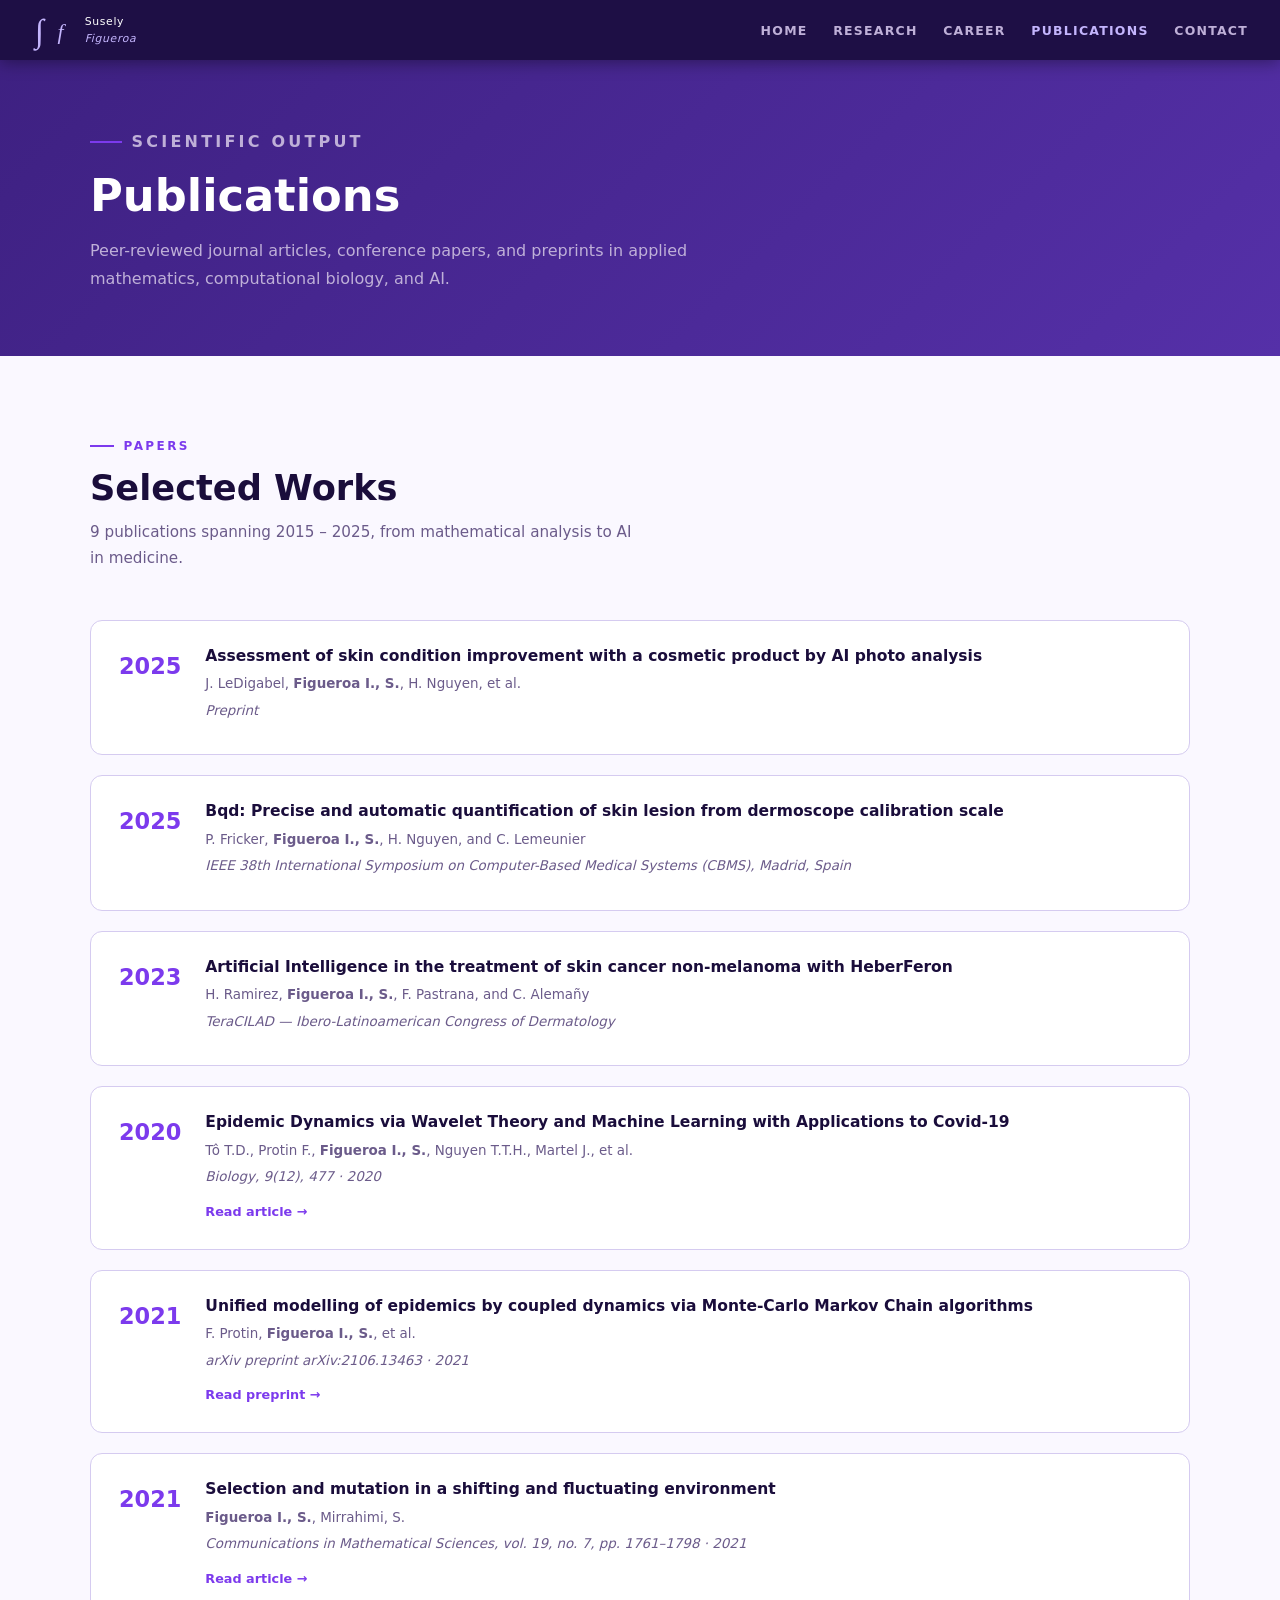
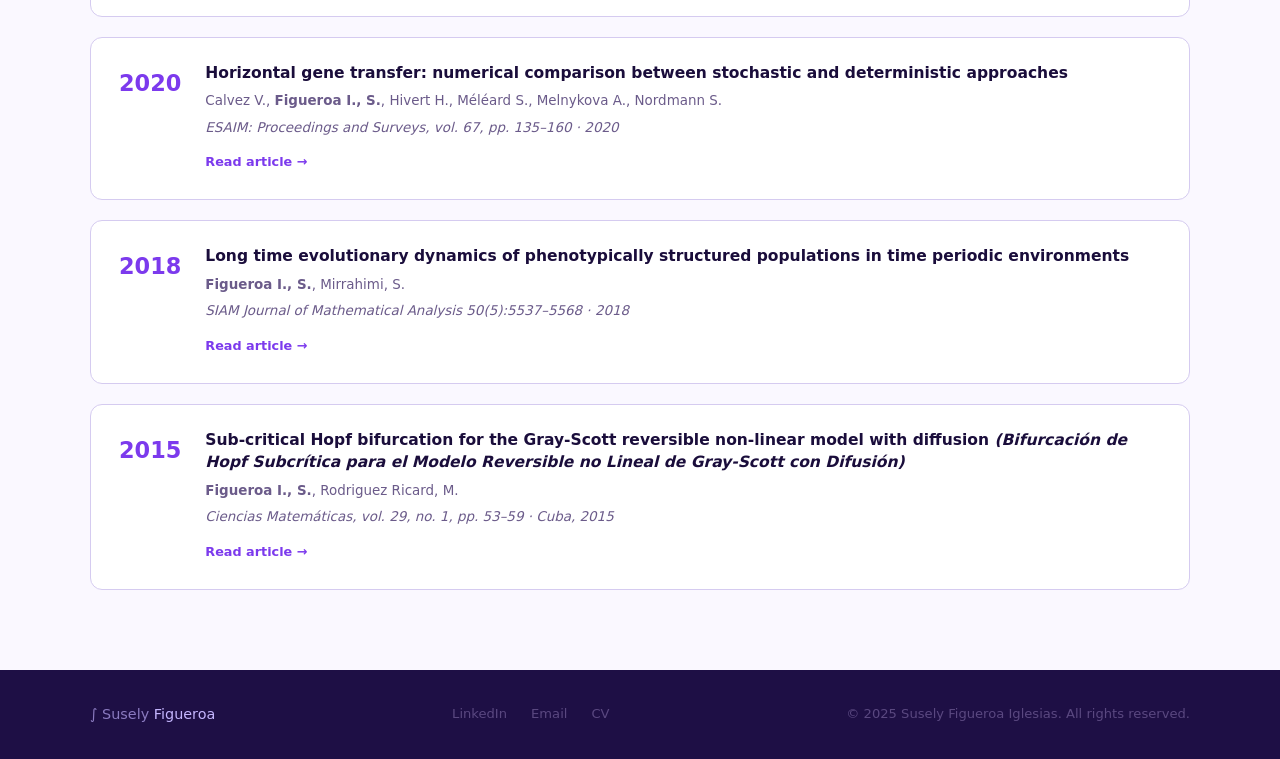
<file: publications.html>
﻿<!DOCTYPE html>
<html lang="en">
<head>
  <meta charset="UTF-8">
  <link rel="icon" type="image/png" href="images/favicon.svg">
  <meta name="viewport" content="width=device-width, initial-scale=1.0">
  <meta name="description" content="Susely Figueroa — Academic publications and research papers.">
  <title>Publications | Susely Figueroa</title>
  <link rel="stylesheet" href="css/style.css">
</head>
<body>

  <!-- ── HEADER ──────────────────────────────────────────── -->
  <header class="site-header">
    <a href="index.html" class="site-logo">
      <img src="images/logo.svg" alt="Susely Figueroa" class="logo-img">
    </a>
    <nav>
      <ul class="nav-links">
        <li><a href="index.html">Home</a></li>
        <li><a href="research.html">Research</a></li>
        <li><a href="career.html">Career</a></li>
        <li><a href="publications.html" class="active">Publications</a></li>
        <li><a href="contact.html">Contact</a></li>
      </ul>
    </nav>
    <button class="hamburger" id="hamburger" aria-label="Open menu">
      <span></span><span></span><span></span>
    </button>
  </header>

  <nav class="mobile-nav" id="mobileNav">
    <a href="index.html">Home</a>
    <a href="research.html">Research</a>
    <a href="career.html">Career</a>
    <a href="publications.html">Publications</a>
    <a href="contact.html">Contact</a>
  </nav>

  <!-- ── PAGE HERO ───────────────────────────────────────── -->
  <section class="page-hero">
    <div class="page-hero-inner">
      <p class="eyebrow">Scientific Output</p>
      <h1>Publications</h1>
      <p>Peer-reviewed journal articles, conference papers, and preprints in applied mathematics, computational biology, and AI.</p>
    </div>
  </section>

  <!-- ── PUBLICATIONS LIST ───────────────────────────────── -->
  <section class="section">
    <div class="section-inner">
      <p class="section-label">Papers</p>
      <h2 class="section-title">Selected Works</h2>
      <p class="section-sub">9 publications spanning 2015 – 2025, from mathematical analysis to AI in medicine.</p>

      <div class="pub-list">

        <!-- preprint -->
        <div class="pub-card">
          <div class="pub-year">2025</div>
          <div class="pub-body">
            <p class="pub-title">Assessment of skin condition improvement with a cosmetic product by AI photo analysis</p>
            <p class="pub-authors">J. LeDigabel, <strong>Figueroa I., S.</strong>, H. Nguyen, et al.</p>
            <p class="pub-venue">Preprint</p>
          </div>
        </div>

        <!-- IEEE CBMS 2025 -->
        <div class="pub-card">
          <div class="pub-year">2025</div>
          <div class="pub-body">
            <p class="pub-title">Bqd: Precise and automatic quantification of skin lesion from dermoscope calibration scale</p>
            <p class="pub-authors">P. Fricker, <strong>Figueroa I., S.</strong>, H. Nguyen, and C. Lemeunier</p>
            <p class="pub-venue">IEEE 38th International Symposium on Computer-Based Medical Systems (CBMS), Madrid, Spain</p>
          </div>
        </div>

        <!-- CILAAD 2023 -->
        <div class="pub-card">
          <div class="pub-year">2023</div>
          <div class="pub-body">
            <p class="pub-title">Artificial Intelligence in the treatment of skin cancer non-melanoma with HeberFeron</p>
            <p class="pub-authors">H. Ramirez, <strong>Figueroa I., S.</strong>, F. Pastrana, and C. Alemañy</p>
            <p class="pub-venue">TeraCILAD — Ibero-Latinoamerican Congress of Dermatology</p>
          </div>
        </div>

        <!-- Biology 2020 -->
        <div class="pub-card">
          <div class="pub-year">2020</div>
          <div class="pub-body">
            <p class="pub-title">Epidemic Dynamics via Wavelet Theory and Machine Learning with Applications to Covid-19</p>
            <p class="pub-authors">Tô T.D., Protin F., <strong>Figueroa I., S.</strong>, Nguyen T.T.H., Martel J., et al.</p>
            <p class="pub-venue">Biology, 9(12), 477 · 2020</p>
            <a href="https://www.mdpi.com/2079-7737/9/12/477" target="_blank" rel="noopener" class="pub-link">
              Read article →
            </a>
          </div>
        </div>

        <!-- arXiv 2021 -->
        <div class="pub-card">
          <div class="pub-year">2021</div>
          <div class="pub-body">
            <p class="pub-title">Unified modelling of epidemics by coupled dynamics via Monte-Carlo Markov Chain algorithms</p>
            <p class="pub-authors">F. Protin, <strong>Figueroa I., S.</strong>, et al.</p>
            <p class="pub-venue">arXiv preprint arXiv:2106.13463 · 2021</p>
            <a href="https://doi.org/10.48550/arXiv.2106.13463" target="_blank" rel="noopener" class="pub-link">
              Read preprint →
            </a>
          </div>
        </div>

        <!-- CMS 2021 -->
        <div class="pub-card">
          <div class="pub-year">2021</div>
          <div class="pub-body">
            <p class="pub-title">Selection and mutation in a shifting and fluctuating environment</p>
            <p class="pub-authors"><strong>Figueroa I., S.</strong>, Mirrahimi, S.</p>
            <p class="pub-venue">Communications in Mathematical Sciences, vol. 19, no. 7, pp. 1761–1798 · 2021</p>
            <a href="https://dx.doi.org/10.4310/CMS.2021.v19.n7.a1" target="_blank" rel="noopener" class="pub-link">
              Read article →
            </a>
          </div>
        </div>

        <!-- ESAIM 2020 -->
        <div class="pub-card">
          <div class="pub-year">2020</div>
          <div class="pub-body">
            <p class="pub-title">Horizontal gene transfer: numerical comparison between stochastic and deterministic approaches</p>
            <p class="pub-authors">Calvez V., <strong>Figueroa I., S.</strong>, Hivert H., Méléard S., Melnykova A., Nordmann S.</p>
            <p class="pub-venue">ESAIM: Proceedings and Surveys, vol. 67, pp. 135–160 · 2020</p>
            <a href="https://doi.org/10.1051/proc/202067009" target="_blank" rel="noopener" class="pub-link">
              Read article →
            </a>
          </div>
        </div>

        <!-- SIAM 2018 -->
        <div class="pub-card">
          <div class="pub-year">2018</div>
          <div class="pub-body">
            <p class="pub-title">Long time evolutionary dynamics of phenotypically structured populations in time periodic environments</p>
            <p class="pub-authors"><strong>Figueroa I., S.</strong>, Mirrahimi, S.</p>
            <p class="pub-venue">SIAM Journal of Mathematical Analysis 50(5):5537–5568 · 2018</p>
            <a href="https://doi.org/10.1137/18M1175185" target="_blank" rel="noopener" class="pub-link">
              Read article →
            </a>
          </div>
        </div>

        <!-- Ciencias Matemáticas 2015 -->
        <div class="pub-card">
          <div class="pub-year">2015</div>
          <div class="pub-body">
            <p class="pub-title">Sub-critical Hopf bifurcation for the Gray-Scott reversible non-linear model with diffusion <em>(Bifurcación de Hopf Subcrítica para el Modelo Reversible no Lineal de Gray-Scott con Difusión)</em></p>
            <p class="pub-authors"><strong>Figueroa I., S.</strong>, Rodriguez Ricard, M.</p>
            <p class="pub-venue">Ciencias Matemáticas, vol. 29, no. 1, pp. 53–59 · Cuba, 2015</p>
            <a href="files/Vol-29-No-1-Pag-53-59.pdf" target="_blank" rel="noopener" class="pub-link">
              Read article →
            </a>
          </div>
        </div>

      </div>
    </div>
  </section>

  <!-- ── FOOTER ───────────────────────────────────────────── -->
  <footer class="site-footer">
    <div class="footer-inner">
      <div class="footer-logo">∫ Susely <span>Figueroa</span></div>
      <div class="footer-links">
        <a href="https://www.linkedin.com/in/susyfig/" target="_blank" rel="noopener">LinkedIn</a>
        <a href="mailto:susyfigueroaiglesias@gmail.com">Email</a>
        <a href="files/Curriculum_Vitae.pdf" target="_blank">CV</a>
      </div>
      <p class="footer-copy">&copy; 2025 Susely Figueroa Iglesias. All rights reserved.</p>
    </div>
  </footer>

  <script src="js/main.js"></script>
</body>
</html>
</file>
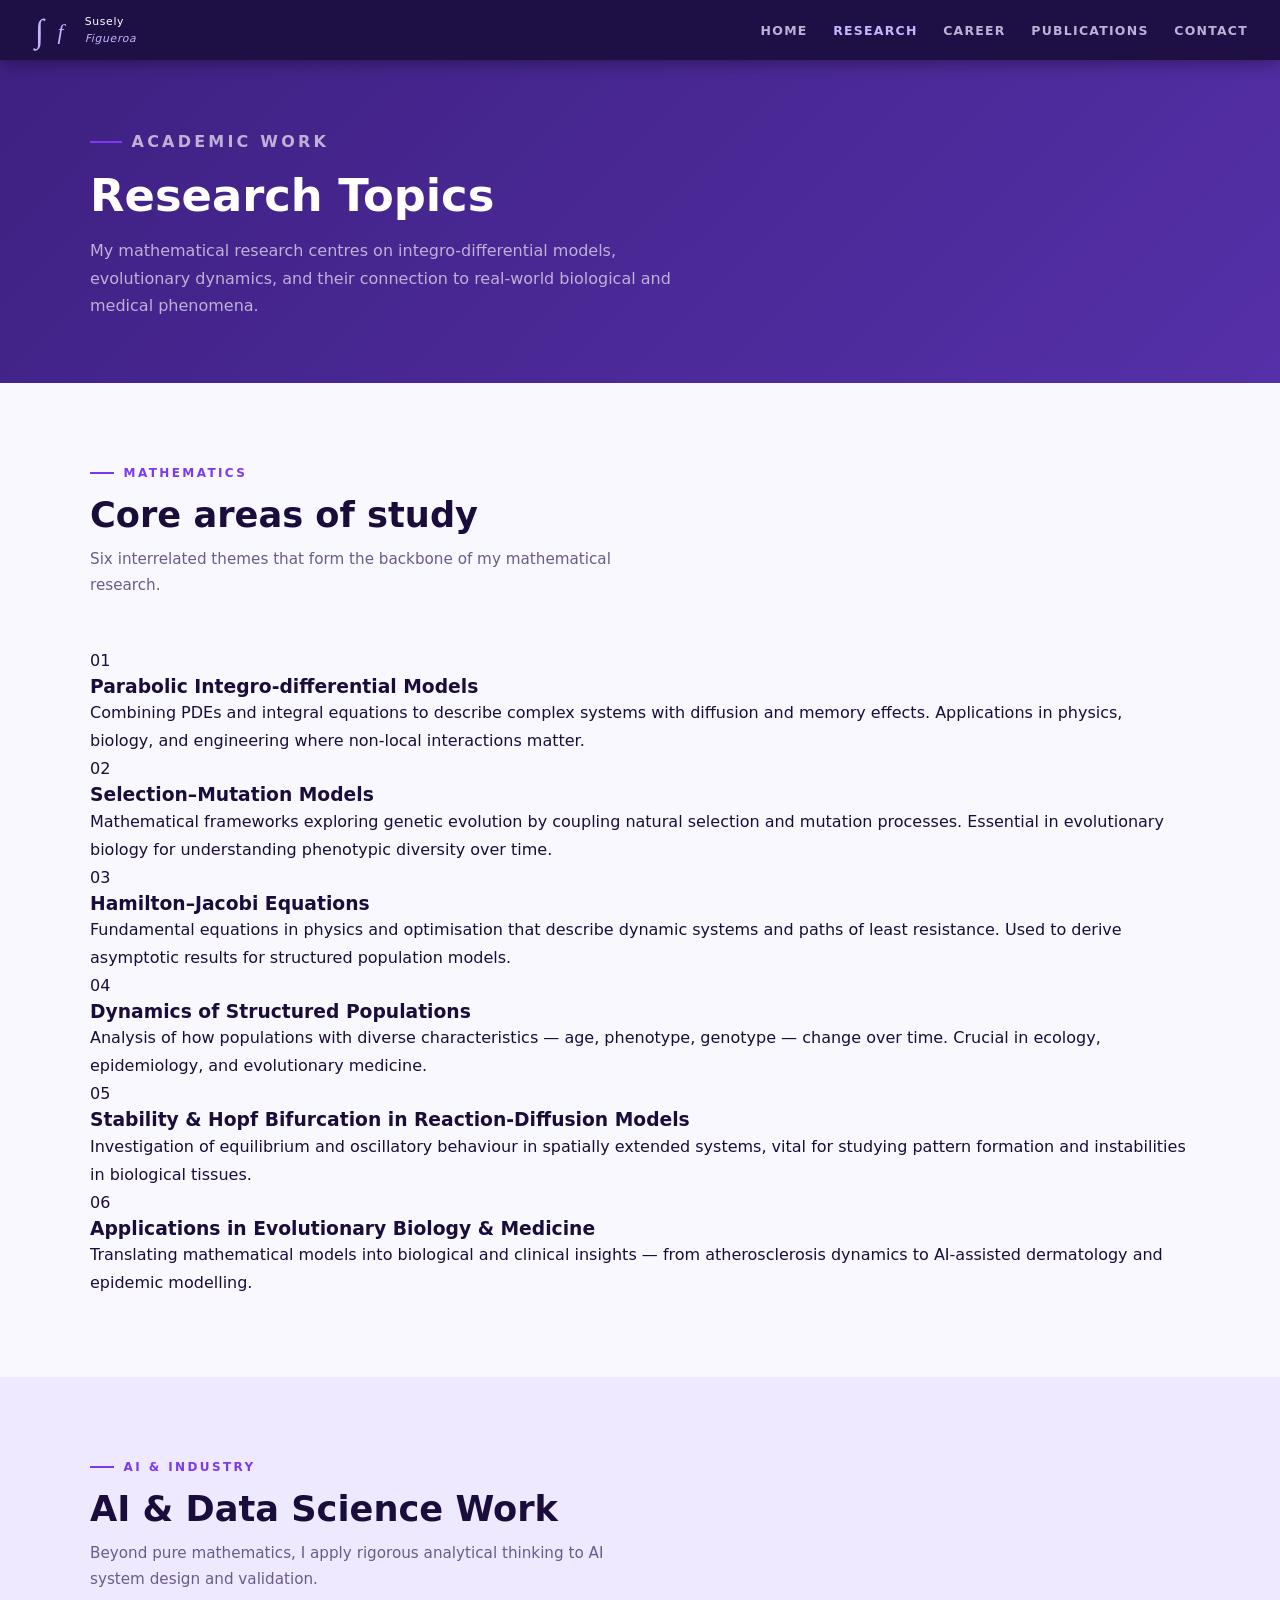
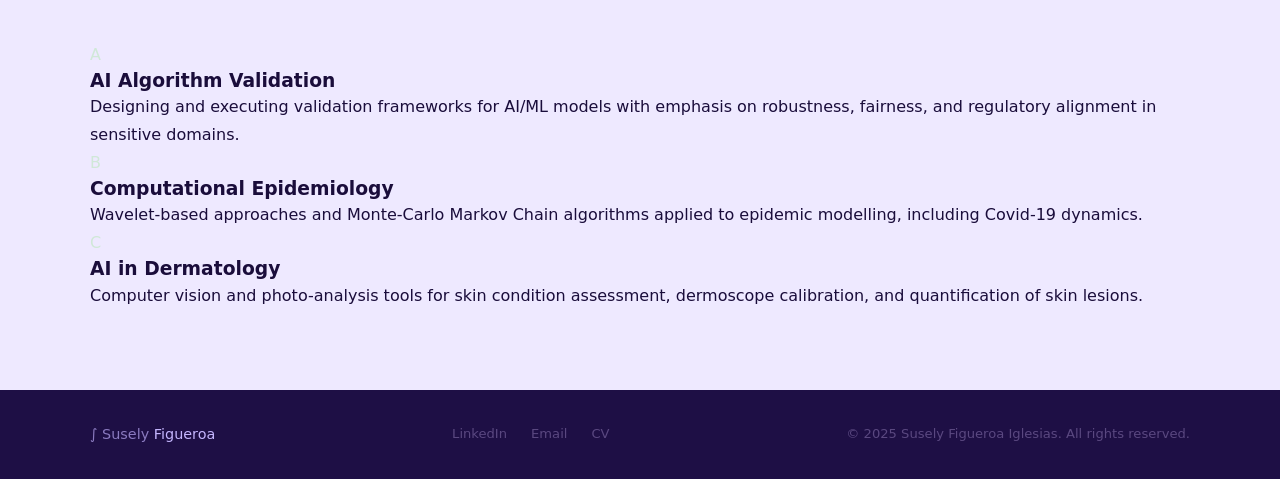
<file: research.html>
﻿<!DOCTYPE html>
<html lang="en">
<head>
  <meta charset="UTF-8">
  <link rel="icon" type="image/png" href="images/favicon.svg">
  <meta name="viewport" content="width=device-width, initial-scale=1.0">
  <meta name="description" content="Susely Figueroa — Research topics in applied mathematics and AI.">
  <title>Research | Susely Figueroa</title>
  <link rel="stylesheet" href="css/style.css">
</head>
<body>

  <!-- ── HEADER ──────────────────────────────────────────── -->
  <header class="site-header">
    <a href="index.html" class="site-logo">
      <img src="images/logo.svg" alt="Susely Figueroa" class="logo-img">
    </a>
    <nav>
      <ul class="nav-links">
        <li><a href="index.html">Home</a></li>
        <li><a href="research.html" class="active">Research</a></li>
        <li><a href="career.html">Career</a></li>
        <li><a href="publications.html">Publications</a></li>
        <li><a href="contact.html">Contact</a></li>
      </ul>
    </nav>
    <button class="hamburger" id="hamburger" aria-label="Open menu">
      <span></span><span></span><span></span>
    </button>
  </header>

  <nav class="mobile-nav" id="mobileNav">
    <a href="index.html">Home</a>
    <a href="research.html">Research</a>
    <a href="career.html">Career</a>
    <a href="publications.html">Publications</a>
    <a href="contact.html">Contact</a>
  </nav>

  <!-- ── PAGE HERO ───────────────────────────────────────── -->
  <section class="page-hero">
    <div class="page-hero-inner">
      <p class="eyebrow">Academic Work</p>
      <h1>Research Topics</h1>
      <p>My mathematical research centres on integro-differential models, evolutionary dynamics, and their connection to real-world biological and medical phenomena.</p>
    </div>
  </section>

  <!-- ── RESEARCH TOPICS ─────────────────────────────────── -->
  <section class="section">
    <div class="section-inner">
      <p class="section-label">Mathematics</p>
      <h2 class="section-title">Core areas of study</h2>
      <p class="section-sub">Six interrelated themes that form the backbone of my mathematical research.</p>

      <div class="topics-grid">

        <div class="topic-card">
          <div class="topic-num">01</div>
          <h3>Parabolic Integro-differential Models</h3>
          <p>Combining PDEs and integral equations to describe complex systems with diffusion and memory effects. Applications in physics, biology, and engineering where non-local interactions matter.</p>
        </div>

        <div class="topic-card">
          <div class="topic-num">02</div>
          <h3>Selection–Mutation Models</h3>
          <p>Mathematical frameworks exploring genetic evolution by coupling natural selection and mutation processes. Essential in evolutionary biology for understanding phenotypic diversity over time.</p>
        </div>

        <div class="topic-card">
          <div class="topic-num">03</div>
          <h3>Hamilton–Jacobi Equations</h3>
          <p>Fundamental equations in physics and optimisation that describe dynamic systems and paths of least resistance. Used to derive asymptotic results for structured population models.</p>
        </div>

        <div class="topic-card">
          <div class="topic-num">04</div>
          <h3>Dynamics of Structured Populations</h3>
          <p>Analysis of how populations with diverse characteristics — age, phenotype, genotype — change over time. Crucial in ecology, epidemiology, and evolutionary medicine.</p>
        </div>

        <div class="topic-card">
          <div class="topic-num">05</div>
          <h3>Stability &amp; Hopf Bifurcation in Reaction-Diffusion Models</h3>
          <p>Investigation of equilibrium and oscillatory behaviour in spatially extended systems, vital for studying pattern formation and instabilities in biological tissues.</p>
        </div>

        <div class="topic-card">
          <div class="topic-num">06</div>
          <h3>Applications in Evolutionary Biology &amp; Medicine</h3>
          <p>Translating mathematical models into biological and clinical insights — from atherosclerosis dynamics to AI-assisted dermatology and epidemic modelling.</p>
        </div>

      </div>
    </div>
  </section>

  <!-- ── AI & DATA SCIENCE ────────────────────────────────── -->
  <section class="section alt">
    <div class="section-inner">
      <p class="section-label">AI &amp; Industry</p>
      <h2 class="section-title">AI &amp; Data Science Work</h2>
      <p class="section-sub">Beyond pure mathematics, I apply rigorous analytical thinking to AI system design and validation.</p>

      <div class="topics-grid">

        <div class="topic-card">
          <div class="topic-num" style="color:#D0E8D8;">A</div>
          <h3>AI Algorithm Validation</h3>
          <p>Designing and executing validation frameworks for AI/ML models with emphasis on robustness, fairness, and regulatory alignment in sensitive domains.</p>
        </div>

        <div class="topic-card">
          <div class="topic-num" style="color:#D0E8D8;">B</div>
          <h3>Computational Epidemiology</h3>
          <p>Wavelet-based approaches and Monte-Carlo Markov Chain algorithms applied to epidemic modelling, including Covid-19 dynamics.</p>
        </div>

        <div class="topic-card">
          <div class="topic-num" style="color:#D0E8D8;">C</div>
          <h3>AI in Dermatology</h3>
          <p>Computer vision and photo-analysis tools for skin condition assessment, dermoscope calibration, and quantification of skin lesions.</p>
        </div>

      </div>
    </div>
  </section>

  <!-- ── FOOTER ───────────────────────────────────────────── -->
  <footer class="site-footer">
    <div class="footer-inner">
      <div class="footer-logo">∫ Susely <span>Figueroa</span></div>
      <div class="footer-links">
        <a href="https://www.linkedin.com/in/susyfig/" target="_blank" rel="noopener">LinkedIn</a>
        <a href="mailto:susyfigueroaiglesias@gmail.com">Email</a>
        <a href="files/Curriculum_Vitae.pdf" target="_blank">CV</a>
      </div>
      <p class="footer-copy">&copy; 2025 Susely Figueroa Iglesias. All rights reserved.</p>
    </div>
  </footer>

  <script src="js/main.js"></script>
</body>
</html>
</file>
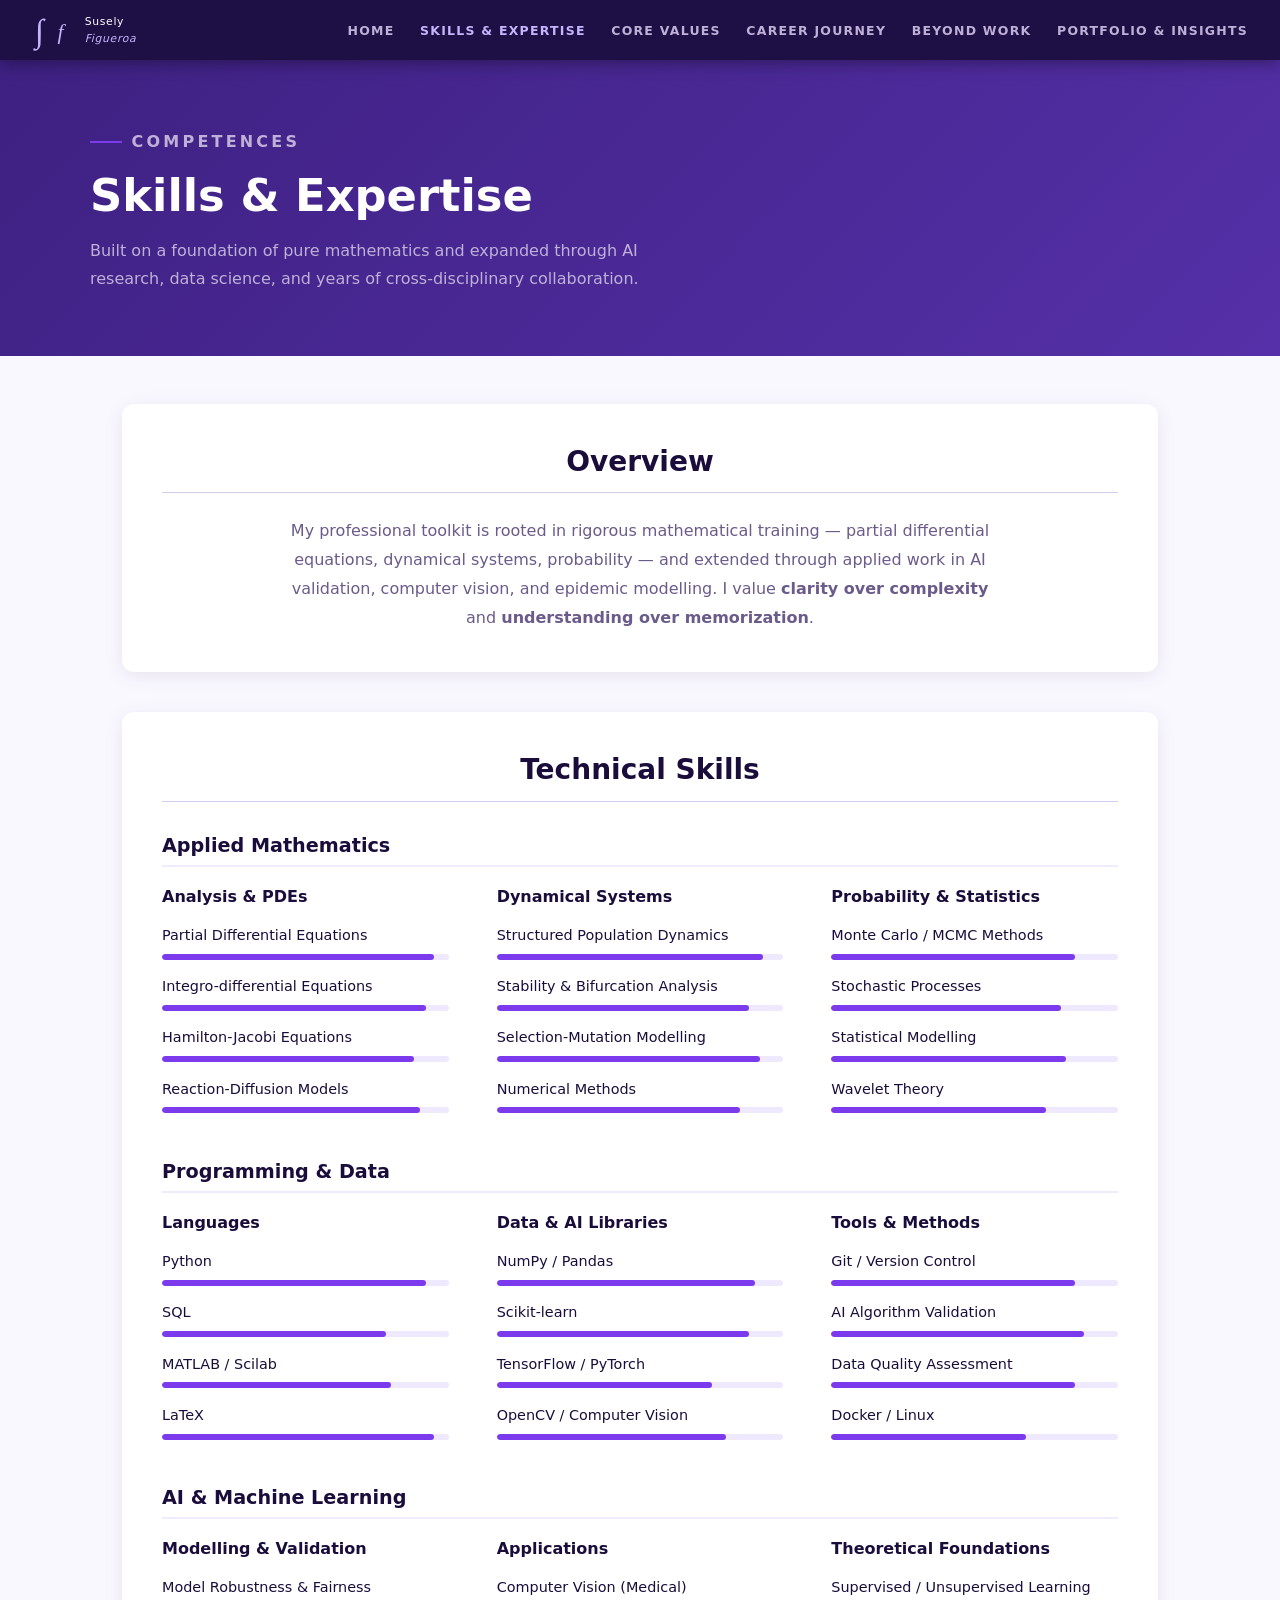
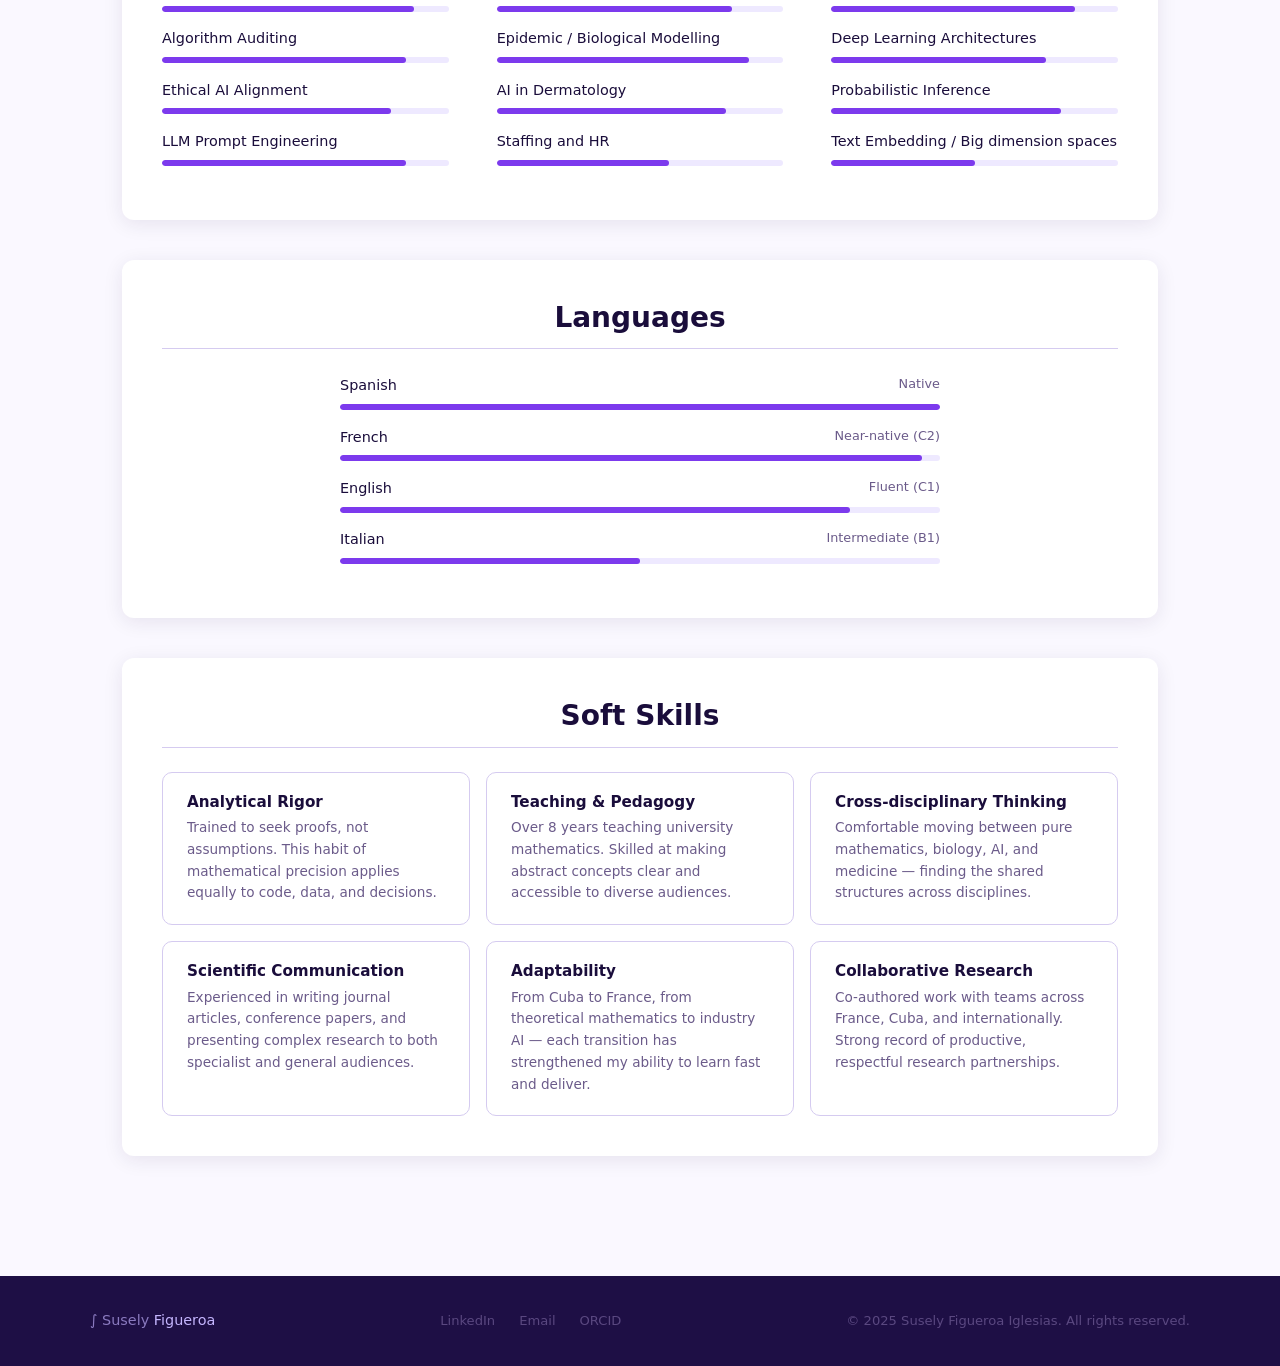
<file: skills.html>
﻿<!DOCTYPE html>
<html lang="en">
<head>
  <meta charset="UTF-8">
  <link rel="icon" type="image/png" href="images/favicon.svg">
  <meta name="viewport" content="width=device-width, initial-scale=1.0">
  <title>Skills &amp; Expertise | Susely Figueroa</title>
  <link rel="stylesheet" href="css/style.css">
</head>
<body>

  <header class="site-header">
    <a href="index.html" class="site-logo"><img src="images/logo.svg" alt="Susely Figueroa" class="logo-img"></a>
    <nav><ul class="nav-links">
      <li><a href="index.html">Home</a></li>
      <li><a href="skills.html" class="active">Skills &amp; Expertise</a></li>
      <li><a href="values.html">Core Values</a></li>
      <li><a href="career.html">Career Journey</a></li>
      <li><a href="interests.html">Beyond Work</a></li>
      <li><a href="portfolio.html">Portfolio &amp; Insights</a></li>
    </ul></nav>
    <button class="hamburger" id="hamburger" aria-label="Open menu"><span></span><span></span><span></span></button>
  </header>
  <nav class="mobile-nav" id="mobileNav">
    <a href="index.html">Home</a>
    <a href="skills.html">Skills &amp; Expertise</a>
    <a href="values.html">Core Values</a>
    <a href="career.html">Career Journey</a>
    <a href="interests.html">Beyond Work</a>
    <a href="portfolio.html">Portfolio &amp; Insights</a>
  </nav>

  <section class="page-hero">
    <div class="page-hero-inner">
      <p class="eyebrow">Competences</p>
      <h1>Skills &amp; Expertise</h1>
      <p>Built on a foundation of pure mathematics and expanded through AI research, data science, and years of cross-disciplinary collaboration.</p>
    </div>
  </section>

  <main style="max-width:1100px;margin:0 auto;padding:3rem 2rem 5rem;">

    <!-- Overview -->
    <div class="section-container">
      <h2>Overview</h2>
      <p style="text-align:center;color:var(--muted);max-width:720px;margin:0 auto;line-height:1.8;">
        My professional toolkit is rooted in rigorous mathematical training — partial differential equations, dynamical systems, probability — and extended through applied work in AI validation, computer vision, and epidemic modelling. I value <strong>clarity over complexity</strong> and <strong>understanding over memorization</strong>.
      </p>
    </div>

    <!-- Technical Skills -->
    <div class="section-container">
      <h2>Technical Skills</h2>

      <!-- Mathematics -->
      <h3 class="subsection-title">Applied Mathematics</h3>
      <div class="skills-grid">
        <div>
          <p class="subgroup-title">Analysis &amp; PDEs</p>
          <div class="skill-item"><div class="skill-label"><span>Partial Differential Equations</span></div><div class="skill-bar-bg"><div class="skill-bar-fill" style="width:95%"></div></div></div>
          <div class="skill-item"><div class="skill-label"><span>Integro-differential Equations</span></div><div class="skill-bar-bg"><div class="skill-bar-fill" style="width:92%"></div></div></div>
          <div class="skill-item"><div class="skill-label"><span>Hamilton-Jacobi Equations</span></div><div class="skill-bar-bg"><div class="skill-bar-fill" style="width:88%"></div></div></div>
          <div class="skill-item"><div class="skill-label"><span>Reaction-Diffusion Models</span></div><div class="skill-bar-bg"><div class="skill-bar-fill" style="width:90%"></div></div></div>
        </div>
        <div>
          <p class="subgroup-title">Dynamical Systems</p>
          <div class="skill-item"><div class="skill-label"><span>Structured Population Dynamics</span></div><div class="skill-bar-bg"><div class="skill-bar-fill" style="width:93%"></div></div></div>
          <div class="skill-item"><div class="skill-label"><span>Stability &amp; Bifurcation Analysis</span></div><div class="skill-bar-bg"><div class="skill-bar-fill" style="width:88%"></div></div></div>
          <div class="skill-item"><div class="skill-label"><span>Selection-Mutation Modelling</span></div><div class="skill-bar-bg"><div class="skill-bar-fill" style="width:92%"></div></div></div>
          <div class="skill-item"><div class="skill-label"><span>Numerical Methods</span></div><div class="skill-bar-bg"><div class="skill-bar-fill" style="width:85%"></div></div></div>
        </div>
        <div>
          <p class="subgroup-title">Probability &amp; Statistics</p>
          <div class="skill-item"><div class="skill-label"><span>Monte Carlo / MCMC Methods</span></div><div class="skill-bar-bg"><div class="skill-bar-fill" style="width:85%"></div></div></div>
          <div class="skill-item"><div class="skill-label"><span>Stochastic Processes</span></div><div class="skill-bar-bg"><div class="skill-bar-fill" style="width:80%"></div></div></div>
          <div class="skill-item"><div class="skill-label"><span>Statistical Modelling</span></div><div class="skill-bar-bg"><div class="skill-bar-fill" style="width:82%"></div></div></div>
          <div class="skill-item"><div class="skill-label"><span>Wavelet Theory</span></div><div class="skill-bar-bg"><div class="skill-bar-fill" style="width:75%"></div></div></div>
        </div>
      </div>

      <!-- Programming -->
      <h3 class="subsection-title">Programming &amp; Data</h3>
      <div class="skills-grid">
        <div>
          <p class="subgroup-title">Languages</p>
          <div class="skill-item"><div class="skill-label"><span>Python</span></div><div class="skill-bar-bg"><div class="skill-bar-fill" style="width:92%"></div></div></div>
          <div class="skill-item"><div class="skill-label"><span>SQL</span></div><div class="skill-bar-bg"><div class="skill-bar-fill" style="width:78%"></div></div></div>
          <div class="skill-item"><div class="skill-label"><span>MATLAB / Scilab</span></div><div class="skill-bar-bg"><div class="skill-bar-fill" style="width:80%"></div></div></div>
          <div class="skill-item"><div class="skill-label"><span>LaTeX</span></div><div class="skill-bar-bg"><div class="skill-bar-fill" style="width:95%"></div></div></div>
        </div>
        <div>
          <p class="subgroup-title">Data &amp; AI Libraries</p>
          <div class="skill-item"><div class="skill-label"><span>NumPy / Pandas</span></div><div class="skill-bar-bg"><div class="skill-bar-fill" style="width:90%"></div></div></div>
          <div class="skill-item"><div class="skill-label"><span>Scikit-learn</span></div><div class="skill-bar-bg"><div class="skill-bar-fill" style="width:88%"></div></div></div>
          <div class="skill-item"><div class="skill-label"><span>TensorFlow / PyTorch</span></div><div class="skill-bar-bg"><div class="skill-bar-fill" style="width:75%"></div></div></div>
          <div class="skill-item"><div class="skill-label"><span>OpenCV / Computer Vision</span></div><div class="skill-bar-bg"><div class="skill-bar-fill" style="width:80%"></div></div></div>
        </div>
        <div>
          <p class="subgroup-title">Tools &amp; Methods</p>
          <div class="skill-item"><div class="skill-label"><span>Git / Version Control</span></div><div class="skill-bar-bg"><div class="skill-bar-fill" style="width:85%"></div></div></div>
          <div class="skill-item"><div class="skill-label"><span>AI Algorithm Validation</span></div><div class="skill-bar-bg"><div class="skill-bar-fill" style="width:88%"></div></div></div>
          <div class="skill-item"><div class="skill-label"><span>Data Quality Assessment</span></div><div class="skill-bar-bg"><div class="skill-bar-fill" style="width:85%"></div></div></div>
          <div class="skill-item"><div class="skill-label"><span>Docker / Linux</span></div><div class="skill-bar-bg"><div class="skill-bar-fill" style="width:68%"></div></div></div>
        </div>
      </div>

      <!-- AI specialisations -->
      <h3 class="subsection-title">AI &amp; Machine Learning</h3>
      <div class="skills-grid">
        <div>
          <p class="subgroup-title">Modelling &amp; Validation</p>
          <div class="skill-item"><div class="skill-label"><span>Model Robustness &amp; Fairness</span></div><div class="skill-bar-bg"><div class="skill-bar-fill" style="width:88%"></div></div></div>
          <div class="skill-item"><div class="skill-label"><span>Algorithm Auditing</span></div><div class="skill-bar-bg"><div class="skill-bar-fill" style="width:85%"></div></div></div>
          <div class="skill-item"><div class="skill-label"><span>Ethical AI Alignment</span></div><div class="skill-bar-bg"><div class="skill-bar-fill" style="width:80%"></div></div></div>
          <div class="skill-item"><div class="skill-label"><span>LLM Prompt Engineering</span></div><div class="skill-bar-bg"><div class="skill-bar-fill" style="width:85%"></div></div></div>
        </div>
        <div>
          <p class="subgroup-title">Applications</p>
          <div class="skill-item"><div class="skill-label"><span>Computer Vision (Medical)</span></div><div class="skill-bar-bg"><div class="skill-bar-fill" style="width:82%"></div></div></div>
          <div class="skill-item"><div class="skill-label"><span>Epidemic / Biological Modelling</span></div><div class="skill-bar-bg"><div class="skill-bar-fill" style="width:88%"></div></div></div>
          <div class="skill-item"><div class="skill-label"><span>AI in Dermatology</span></div><div class="skill-bar-bg"><div class="skill-bar-fill" style="width:80%"></div></div></div>
          <div class="skill-item"><div class="skill-label"><span>Staffing and HR</span></div><div class="skill-bar-bg"><div class="skill-bar-fill" style="width:60%"></div></div></div>
        </div>
        <div>
          <p class="subgroup-title">Theoretical Foundations</p>
          <div class="skill-item"><div class="skill-label"><span>Supervised / Unsupervised Learning</span></div><div class="skill-bar-bg"><div class="skill-bar-fill" style="width:85%"></div></div></div>
          <div class="skill-item"><div class="skill-label"><span>Deep Learning Architectures</span></div><div class="skill-bar-bg"><div class="skill-bar-fill" style="width:75%"></div></div></div>
          <div class="skill-item"><div class="skill-label"><span>Probabilistic Inference</span></div><div class="skill-bar-bg"><div class="skill-bar-fill" style="width:80%"></div></div></div>
          <div class="skill-item"><div class="skill-label"><span>Text Embedding / Big dimension spaces</span></div><div class="skill-bar-bg"><div class="skill-bar-fill" style="width:50%"></div></div></div>

        </div>
      </div>
    </div>

    <!-- Languages -->
    <div class="section-container">
      <h2>Languages</h2>
      <div class="skills-grid" style="max-width:600px;margin:0 auto;">
        <div>
          <div class="skill-item"><div class="skill-label"><span>Spanish</span><span style="font-size:.8rem;color:var(--muted);">Native</span></div><div class="skill-bar-bg"><div class="skill-bar-fill" style="width:100%"></div></div></div>
          <div class="skill-item"><div class="skill-label"><span>French</span><span style="font-size:.8rem;color:var(--muted);">Near-native (C2)</span></div><div class="skill-bar-bg"><div class="skill-bar-fill" style="width:97%"></div></div></div>
          <div class="skill-item"><div class="skill-label"><span>English</span><span style="font-size:.8rem;color:var(--muted);">Fluent (C1)</span></div><div class="skill-bar-bg"><div class="skill-bar-fill" style="width:85%"></div></div></div>
          <div class="skill-item"><div class="skill-label"><span>Italian</span><span style="font-size:.8rem;color:var(--muted);">Intermediate (B1)</span></div><div class="skill-bar-bg"><div class="skill-bar-fill" style="width:50%"></div></div></div>
        </div>
      </div>
    </div>

    <!-- Soft Skills -->
    <div class="section-container">
      <h2>Soft Skills</h2>
      <div class="soft-grid">
        <div class="soft-item">
          <h4>Analytical Rigor</h4>
          <p>Trained to seek proofs, not assumptions. This habit of mathematical precision applies equally to code, data, and decisions.</p>
        </div>
        <div class="soft-item">
          <h4>Teaching &amp; Pedagogy</h4>
          <p>Over 8 years teaching university mathematics. Skilled at making abstract concepts clear and accessible to diverse audiences.</p>
        </div>
        <div class="soft-item">
          <h4>Cross-disciplinary Thinking</h4>
          <p>Comfortable moving between pure mathematics, biology, AI, and medicine — finding the shared structures across disciplines.</p>
        </div>
        <div class="soft-item">
          <h4>Scientific Communication</h4>
          <p>Experienced in writing journal articles, conference papers, and presenting complex research to both specialist and general audiences.</p>
        </div>
        <div class="soft-item">
          <h4>Adaptability</h4>
          <p>From Cuba to France, from theoretical mathematics to industry AI — each transition has strengthened my ability to learn fast and deliver.</p>
        </div>
        <div class="soft-item">
          <h4>Collaborative Research</h4>
          <p>Co-authored work with teams across France, Cuba, and internationally. Strong record of productive, respectful research partnerships.</p>
        </div>
      </div>
    </div>

  </main>

  <footer class="site-footer">
    <div class="footer-inner">
      <div class="footer-logo">∫ Susely <span>Figueroa</span></div>
      <div class="footer-links">
        <a href="https://www.linkedin.com/in/susyfig/" target="_blank" rel="noopener">LinkedIn</a>
        <a href="mailto:susyfigueroaiglesias@gmail.com">Email</a>
        <a href="https://orcid.org/0000-0003-2629-8602" target="_blank" rel="noopener">ORCID</a>
      </div>
      <p class="footer-copy">&copy; 2025 Susely Figueroa Iglesias. All rights reserved.</p>
    </div>
  </footer>
  <script src="js/main.js"></script>
</body>
</html>
</file>
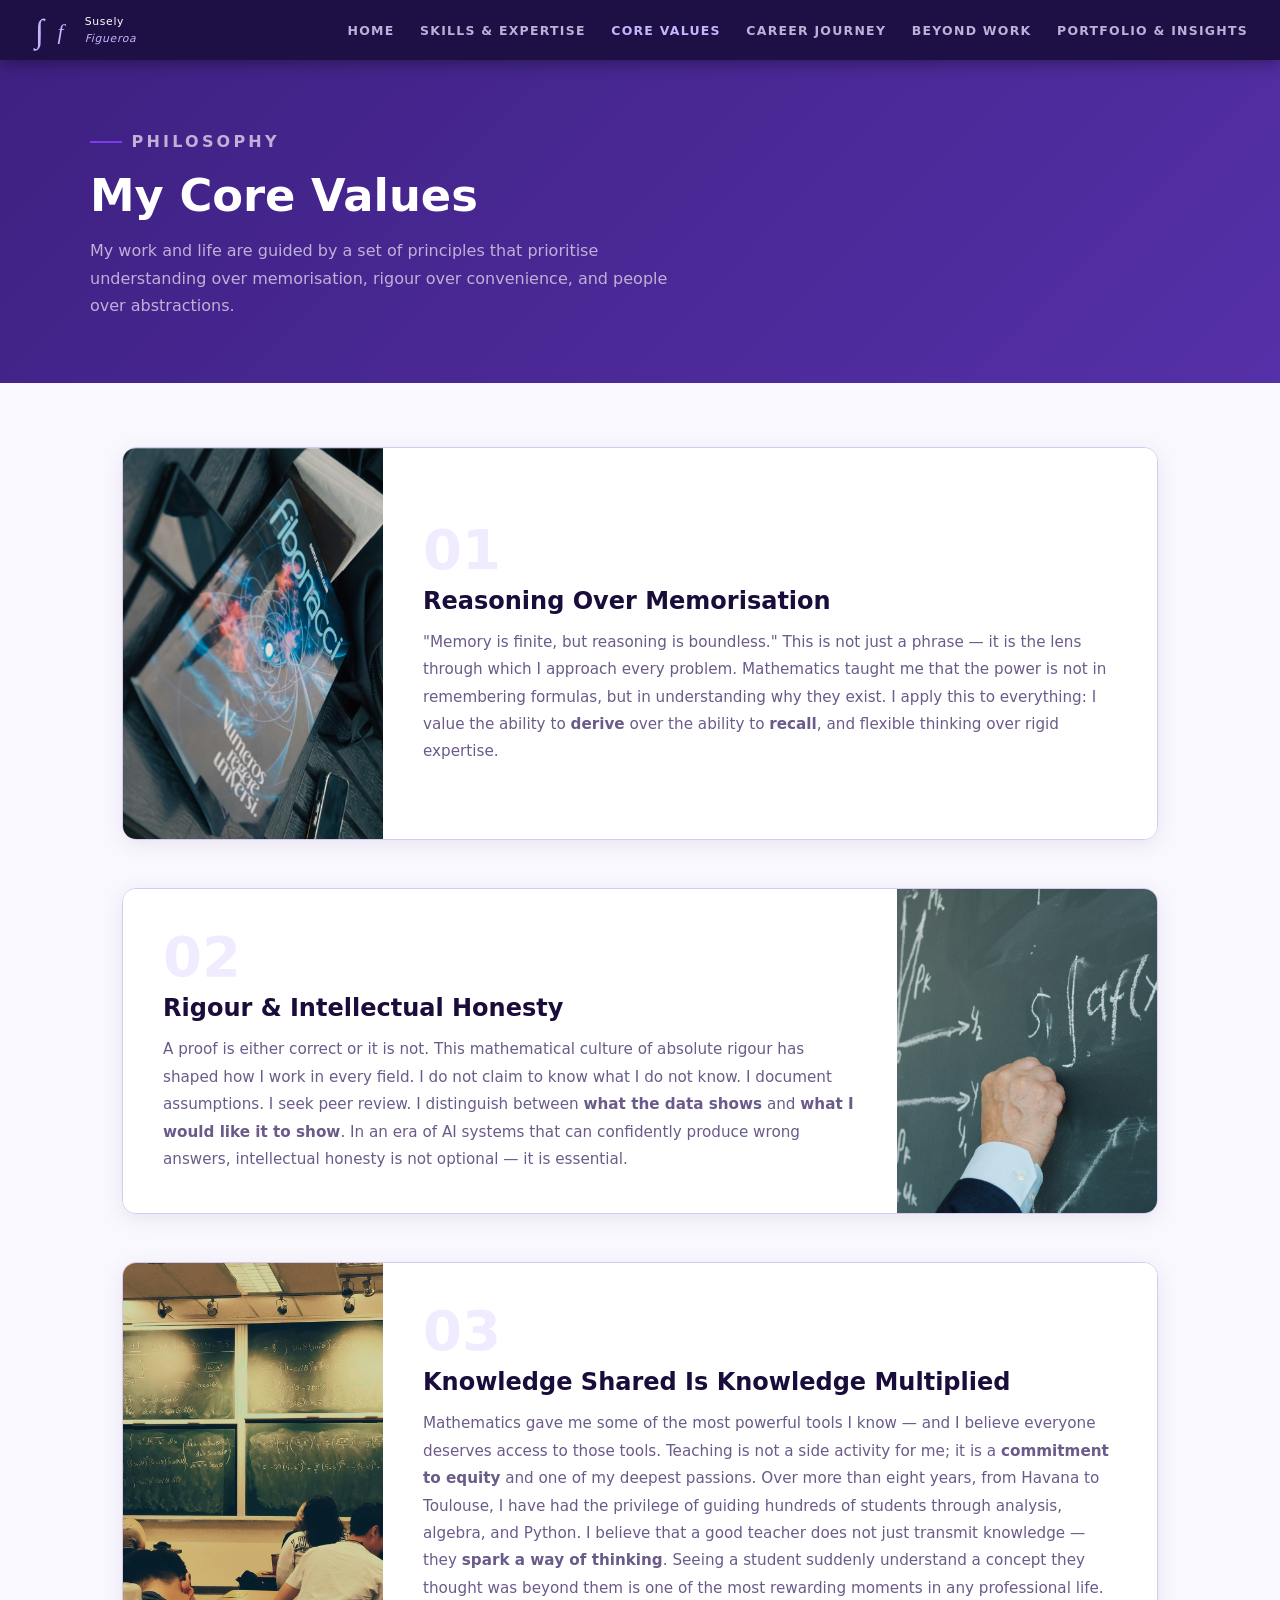
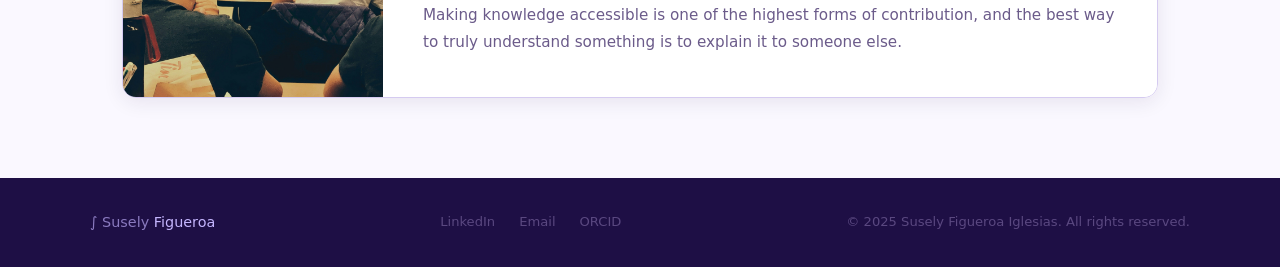
<file: values.html>
﻿<!DOCTYPE html>
<html lang="en">
<head>
  <meta charset="UTF-8">
  <link rel="icon" type="image/png" href="images/favicon.svg">
  <meta name="viewport" content="width=device-width, initial-scale=1.0">
  <title>Core Values | Susely Figueroa</title>
  <link rel="stylesheet" href="css/style.css">
</head>
<body>

  <header class="site-header">
    <a href="index.html" class="site-logo"><img src="images/logo.svg" alt="Susely Figueroa" class="logo-img"></a>
    <nav><ul class="nav-links">
      <li><a href="index.html">Home</a></li>
      <li><a href="skills.html">Skills &amp; Expertise</a></li>
      <li><a href="values.html" class="active">Core Values</a></li>
      <li><a href="career.html">Career Journey</a></li>
      <li><a href="interests.html">Beyond Work</a></li>
      <li><a href="portfolio.html">Portfolio &amp; Insights</a></li>
    </ul></nav>
    <button class="hamburger" id="hamburger" aria-label="Open menu"><span></span><span></span><span></span></button>
  </header>
  <nav class="mobile-nav" id="mobileNav">
    <a href="index.html">Home</a>
    <a href="skills.html">Skills &amp; Expertise</a>
    <a href="values.html">Core Values</a>
    <a href="career.html">Career Journey</a>
    <a href="interests.html">Beyond Work</a>
    <a href="portfolio.html">Portfolio &amp; Insights</a>
  </nav>

  <section class="page-hero">
    <div class="page-hero-inner">
      <p class="eyebrow">Philosophy</p>
      <h1>My Core Values</h1>
      <p>My work and life are guided by a set of principles that prioritise understanding over memorisation, rigour over convenience, and people over abstractions.</p>
    </div>
  </section>

  <main style="max-width:1100px;margin:0 auto;padding:4rem 2rem 5rem;">

    <div class="values-wrap">

      <!-- Value 1 -->
      <div class="value-row">
        <div class="value-img">
          <img src="images/value-reasoning.jpg" alt="Reasoning" style="transform:rotate(180deg)">
        </div>
        <div class="value-body">
          <div class="value-num">01</div>
          <h3>Reasoning Over Memorisation</h3>
          <p>
            "Memory is finite, but reasoning is boundless." This is not just a phrase — it is the lens through which I approach every problem. Mathematics taught me that the power is not in remembering formulas, but in understanding why they exist. I apply this to everything: I value the ability to <strong>derive</strong> over the ability to <strong>recall</strong>, and flexible thinking over rigid expertise.
          </p>
        </div>
      </div>

      <!-- Value 2 -->
      <div class="value-row reverse">
        <div class="value-img">
          <img src="images/value-rigor.jpg" alt="Rigour">
        </div>
        <div class="value-body">
          <div class="value-num">02</div>
          <h3>Rigour &amp; Intellectual Honesty</h3>
          <p>
            A proof is either correct or it is not. This mathematical culture of absolute rigour has shaped how I work in every field. I do not claim to know what I do not know. I document assumptions. I seek peer review. I distinguish between <strong>what the data shows</strong> and <strong>what I would like it to show</strong>. In an era of AI systems that can confidently produce wrong answers, intellectual honesty is not optional — it is essential.
          </p>
        </div>
      </div>

      <!-- Value 3 -->
      <div class="value-row">
        <div class="value-img">
          <img src="images/value-teaching.jpg" alt="Teaching">
        </div>
        <div class="value-body">
          <div class="value-num">03</div>
          <h3>Knowledge Shared Is Knowledge Multiplied</h3>
          <p>
            Mathematics gave me some of the most powerful tools I know — and I believe everyone deserves access to those tools. Teaching is not a side activity for me; it is a <strong>commitment to equity</strong> and one of my deepest passions. Over more than eight years, from Havana to Toulouse, I have had the privilege of guiding hundreds of students through analysis, algebra, and Python. I believe that a good teacher does not just transmit knowledge — they <strong>spark a way of thinking</strong>. Seeing a student suddenly understand a concept they thought was beyond them is one of the most rewarding moments in any professional life. Making knowledge accessible is one of the highest forms of contribution, and the best way to truly understand something is to explain it to someone else.
          </p>
        </div>
      </div>

    </div>
  </main>

  <footer class="site-footer">
    <div class="footer-inner">
      <div class="footer-logo">∫ Susely <span>Figueroa</span></div>
      <div class="footer-links">
        <a href="https://www.linkedin.com/in/susyfig/" target="_blank" rel="noopener">LinkedIn</a>
        <a href="mailto:susyfigueroaiglesias@gmail.com">Email</a>
        <a href="https://orcid.org/0000-0003-2629-8602" target="_blank" rel="noopener">ORCID</a>
      </div>
      <p class="footer-copy">&copy; 2025 Susely Figueroa Iglesias. All rights reserved.</p>
    </div>
  </footer>
  <script src="js/main.js"></script>
</body>
</html>
</file>
<file: css/style.css>
/* ============================================================
   SUSELY FIGUEROA — Personal Academic Website
   Font: system-ui (native system font stack)
   Palette: deep purple / lavender / violet accent
   ============================================================ */

/* ── 1. Variables & Reset ───────────────────────────────── */
:root {
  --bg:        #FAF8FF;   /* very pale lavender */
  --bg-alt:    #EEE9FF;   /* light lavender */
  --dark:      #1E0F45;   /* deep purple-navy */
  --dark2:     #2D1B6B;   /* medium deep purple */
  --accent:    #7C3AED;   /* vivid violet */
  --accent-lt: #9B5CF6;   /* lighter violet */
  --text:      #1A0D3B;   /* very dark purple */
  --muted:     #6B5B8A;   /* muted purple-grey */
  --border:    #D5CBF0;   /* light lavender border */
  --white:     #FFFFFF;
  --shadow:    0 4px 20px rgba(30,15,69,.09);
  --shadow-md: 0 6px 24px rgba(30,15,69,.15);
  --radius:    10px;
  --violet-lt: #F0EBFF;   /* very light violet for icon bg */
}
*, *::before, *::after { box-sizing: border-box; margin: 0; padding: 0; }
html { scroll-behavior: smooth; }
body {
  font-family: system-ui, -apple-system, BlinkMacSystemFont, 'Segoe UI', sans-serif;
  background: var(--bg);
  color: var(--text);
  line-height: 1.75;
  font-size: 1rem;
  -webkit-font-smoothing: antialiased;
  overflow-x: hidden;
}
a { color: inherit; text-decoration: none; }
img { max-width: 100%; display: block; }
h1, h2, h3, h4 { font-family: system-ui, -apple-system, BlinkMacSystemFont, 'Segoe UI', sans-serif; line-height: 1.3; }

/* ── 2. Header ──────────────────────────────────────────── */
.site-header {
  background: var(--dark);
  position: fixed;
  inset: 0 0 auto 0;
  z-index: 100;
  padding: 0 2rem;
  height: 60px;
  display: flex;
  align-items: center;
  justify-content: space-between;
  box-shadow: 0 2px 16px rgba(0,0,0,.4);
}
.site-logo {
  font-family: system-ui, -apple-system, BlinkMacSystemFont, 'Segoe UI', sans-serif;
  font-size: 1rem;
  color: #fff;
  letter-spacing: .04em;
  display: flex;
  align-items: center;
  gap: .6rem;
}
.logo-symbol { font-size: 1.5rem; color: #C4B5FD; line-height: 1; }
.logo-img { height: 3.5rem; width: auto; display: block; }
.logo-name em { color: #C4B5FD; font-style: normal; }

.nav-links { display: flex; gap: 1.6rem; list-style: none; }
.nav-links a {
  color: #BFB0D8;
  font-size: .78rem;
  font-weight: 700;
  letter-spacing: .1em;
  text-transform: uppercase;
  transition: color .2s;
  white-space: nowrap;
}
.nav-links a:hover, .nav-links a.active { color: #C4B5FD; }

.hamburger {
  display: none;
  flex-direction: column;
  gap: 5px;
  cursor: pointer;
  padding: 4px;
  background: none;
  border: none;
}
.hamburger span {
  display: block;
  width: 24px; height: 2px;
  background: #BFB0D8;
  transition: all .3s;
  border-radius: 2px;
}
.hamburger.open span:nth-child(1) { transform: rotate(45deg) translate(5px,5px); }
.hamburger.open span:nth-child(2) { opacity: 0; }
.hamburger.open span:nth-child(3) { transform: rotate(-45deg) translate(5px,-5px); }

/* ── 3. Mobile nav ──────────────────────────────────────── */
.mobile-nav {
  display: none;
  position: fixed;
  top: 60px; left: 0; right: 0;
  background: #130830;
  z-index: 99;
  padding: 1rem 2rem 1.5rem;
  flex-direction: column;
  border-top: 1px solid #2D1B52;
  box-shadow: 0 8px 24px rgba(0,0,0,.45);
}
.mobile-nav.open { display: flex; }
.mobile-nav a {
  color: #BFB0D8;
  padding: .75rem 0;
  border-bottom: 1px solid #2D1B52;
  font-weight: 700;
  font-size: .9rem;
  letter-spacing: .1em;
  text-transform: uppercase;
  transition: color .2s;
}
.mobile-nav a:last-child { border-bottom: none; }
.mobile-nav a:hover { color: #C4B5FD; }

@media (max-width: 860px) {
  .nav-links  { display: none; }
  .hamburger  { display: flex; }
}

/* ── 4. Hero (homepage) ─────────────────────────────────── */
.hero {
  min-height: 100vh;
  padding-top: 60px;
  background: var(--violet-lt);
  display: flex;
  align-items: center;
  position: relative;
  overflow: hidden;
}
.hero::after {
  content: '';
  position: absolute;
  inset: 0;
  background: linear-gradient(135deg, transparent 55%, rgba(196,181,253,.25) 55%);
  pointer-events: none;
}
.hero-deco {
  position: absolute;
  right: 3%; top: 15%;
  font-family: system-ui, -apple-system, BlinkMacSystemFont, 'Segoe UI', sans-serif;
  font-size: clamp(6rem, 12vw, 14rem);
  color: rgba(124,58,237,.07);
  user-select: none;
  pointer-events: none;
  line-height: 1;
  z-index: 1;
}
.hero-inner {
  position: relative; z-index: 2;
  max-width: 1100px; margin: 0 auto;
  padding: 5rem 2rem;
  display: flex; gap: 3.5rem;
  align-items: center; width: 100%;
}
.hero-text { flex: 1; min-width: 0; }
.eyebrow {
  font-size: .78rem; letter-spacing: .2em;
  text-transform: uppercase; color: var(--accent);
  font-weight: 700; margin-bottom: 1rem;
  display: flex; align-items: center; gap: .6rem;
}
.eyebrow::before { content: ''; display: block; width: 32px; height: 2px; background: var(--accent); }
.hero h1 { font-size: clamp(2.2rem, 4.5vw, 3.6rem); color: var(--dark); margin-bottom: .6rem; }
.hero-role {
  font-size: clamp(1rem, 1.8vw, 1.2rem); color: var(--accent);
  font-family: system-ui, -apple-system, BlinkMacSystemFont, 'Segoe UI', sans-serif; font-weight: 300;
  letter-spacing: .08em; margin-bottom: 1.8rem;
}
.hero-bio { font-size: .96rem; color: var(--muted); line-height: 1.85; max-width: 520px; margin-bottom: .75rem; }
.hero-quote {
  display: inline-block;
  border-left: 3px solid var(--accent);
  padding-left: .9rem;
  font-style: italic; color: var(--accent); font-size: .9rem;
  margin: 1.2rem 0 2rem;
  font-family: system-ui, -apple-system, BlinkMacSystemFont, 'Segoe UI', sans-serif;
}
.hero-actions { display: flex; gap: 1rem; flex-wrap: wrap; margin-bottom: 2.5rem; }

.btn-primary {
  background: var(--accent); color: #fff;
  padding: .7rem 1.6rem; border-radius: var(--radius);
  font-weight: 700; font-size: .88rem; letter-spacing: .05em;
  display: inline-flex; align-items: center; gap: .5rem;
  transition: background .2s, transform .2s;
}
.btn-primary:hover { background: var(--accent-lt); transform: translateY(-2px); }

.btn-ghost {
  border: 2px solid var(--accent); color: var(--accent);
  padding: .68rem 1.6rem; border-radius: var(--radius);
  font-weight: 700; font-size: .88rem; letter-spacing: .05em;
  display: inline-flex; align-items: center; gap: .5rem;
  transition: border-color .2s, color .2s, background .2s, transform .2s;
}
.btn-ghost:hover { background: var(--accent); color: #fff; transform: translateY(-2px); }

.hero-stats { display: flex; gap: 2rem; flex-wrap: wrap; }
.stat { text-align: center; }
.stat-n { font-family: system-ui, -apple-system, BlinkMacSystemFont, 'Segoe UI', sans-serif; font-size: 1.8rem; color: var(--accent); font-weight: 700; display: block; }
.stat-l { font-size: .72rem; color: var(--muted); text-transform: uppercase; letter-spacing: .12em; }

.hero-image { flex-shrink: 0; }
.profile-wrap { position: relative; width: 270px; }
.profile-frame {
  width: 270px; height: 320px;
  border-radius: 14px; object-fit: cover;
  border: 3px solid var(--accent);
  box-shadow: 0 12px 40px rgba(124,58,237,.2);
}
.profile-badge {
  position: absolute; bottom: -14px; right: -14px;
  background: var(--accent); color: #fff;
  font-size: .72rem; font-weight: 700; letter-spacing: .08em; text-transform: uppercase;
  padding: .45rem .85rem; border-radius: 6px;
  box-shadow: 0 4px 12px rgba(124,58,237,.4);
}

/* ── 5. Section helpers ─────────────────────────────────── */
.section { padding: 5rem 2rem; }
.section.alt { background: var(--bg-alt); }
.section-inner { max-width: 1100px; margin: 0 auto; }

.section-label {
  font-size: .75rem; letter-spacing: .2em;
  text-transform: uppercase; color: var(--accent); font-weight: 700;
  margin-bottom: .5rem;
  display: flex; align-items: center; gap: .6rem;
}
.section-label::before { content: ''; display: block; width: 24px; height: 2px; background: var(--accent); }
.section-title { font-size: clamp(1.6rem, 3vw, 2.2rem); color: var(--text); margin-bottom: .5rem; }
.section-sub { color: var(--muted); font-size: .95rem; margin-bottom: 3rem; max-width: 560px; }

/* ── 6. Homepage nav cards ──────────────────────────────── */
.cards-grid { display: grid; grid-template-columns: repeat(auto-fit, minmax(200px, 1fr)); gap: 1.25rem; }
.nav-card {
  background: var(--white); border: 1px solid var(--border);
  border-radius: 14px; padding: 1.75rem 1.4rem 1.5rem;
  display: flex; flex-direction: column; gap: .75rem;
  transition: transform .25s, box-shadow .25s, border-color .25s;
  position: relative; overflow: hidden;
}
.nav-card::before {
  content: ''; position: absolute; top: 0; left: 0; right: 0;
  height: 4px; background: var(--accent);
  transform: scaleX(0); transform-origin: left; transition: transform .3s;
}
.nav-card:hover { transform: translateY(-5px); box-shadow: var(--shadow); border-color: var(--accent); }
.nav-card:hover::before { transform: scaleX(1); }
.card-icon {
  width: 48px; height: 48px; background: var(--violet-lt);
  border-radius: 12px; display: flex; align-items: center; justify-content: center; color: var(--accent);
}
.nav-card h3 { font-size: 1rem; color: var(--text); }
.nav-card p { font-size: .85rem; color: var(--muted); flex: 1; line-height: 1.6; }
.card-cta {
  font-size: .8rem; font-weight: 700; color: var(--accent);
  letter-spacing: .06em; display: inline-flex; align-items: center; gap: .35rem;
  transition: gap .2s;
}
.nav-card:hover .card-cta { gap: .6rem; }

/* ── 7. Page hero (inner pages) ─────────────────────────── */
.page-hero { background: linear-gradient(135deg, #3D2080 0%, #5530A8 100%); padding: 8rem 2rem 4rem; color: #fff; }
.page-hero-inner { max-width: 1100px; margin: 0 auto; }
.page-hero .eyebrow { margin-bottom: .75rem; }
.page-hero h1 { font-size: clamp(1.8rem, 3.5vw, 2.8rem); margin-bottom: .75rem; }
.page-hero p { color: #BFB0D8; font-size: 1rem; max-width: 600px; line-height: 1.7; }

/* ── 8. Section container (inner pages) ─────────────────── */
.section-container {
  background: var(--white);
  border-radius: 12px;
  box-shadow: var(--shadow);
  padding: 2.5rem;
  margin-bottom: 2.5rem;
}
.section-container h2 {
  font-size: 1.75rem; color: var(--text);
  margin-bottom: 1.5rem; padding-bottom: .75rem;
  border-bottom: 1px solid var(--border);
  text-align: center;
}
.subsection-title {
  font-size: 1.2rem; font-weight: 700; color: var(--text);
  margin: 2rem 0 1rem; padding-bottom: .4rem;
  border-bottom: 2px solid var(--violet-lt);
  font-family: system-ui, -apple-system, BlinkMacSystemFont, 'Segoe UI', sans-serif;
}
.subgroup-title { font-size: 1rem; font-weight: 700; color: var(--text); margin-bottom: .75rem; }

/* ── 9. Skill bars ──────────────────────────────────────── */
.skills-grid { display: grid; grid-template-columns: repeat(auto-fit, minmax(220px, 1fr)); gap: 2rem 3rem; }
.skill-item { margin-bottom: .9rem; }
.skill-label { font-size: .9rem; color: var(--text); margin-bottom: .35rem; display: flex; justify-content: space-between; }
.skill-bar-bg {
  width: 100%; background: var(--bg-alt);
  border-radius: 999px; height: 6px; overflow: hidden;
}
.skill-bar-fill {
  height: 100%; background: var(--accent);
  border-radius: 999px;
  transition: width 1.2s ease-out;
}

.soft-grid { display: grid; grid-template-columns: repeat(auto-fit, minmax(260px, 1fr)); gap: 1rem; }
.soft-item {
  padding: 1.25rem 1.5rem;
  border: 1px solid var(--border); border-radius: 10px;
  transition: box-shadow .2s, transform .2s, border-color .2s;
}
.soft-item:hover { box-shadow: var(--shadow); transform: translateY(-3px); border-color: var(--accent); }
.soft-item h4 { font-size: .95rem; color: var(--text); margin-bottom: .3rem; }
.soft-item p { font-size: .85rem; color: var(--muted); line-height: 1.6; }

/* ── 10. Values alternating layout ─────────────────────── */
.values-wrap { display: flex; flex-direction: column; gap: 3rem; }
.value-row {
  display: flex; gap: 0; align-items: stretch;
  border-radius: 14px; overflow: hidden;
  border: 1px solid var(--border);
  box-shadow: var(--shadow);
  transition: box-shadow .3s, transform .3s;
}
.value-row:hover { box-shadow: var(--shadow-md); transform: translateY(-4px); }
.value-row.reverse { flex-direction: row-reverse; }

.value-img {
  flex: 0 0 260px; min-height: 260px;
  background: var(--bg-alt);
  overflow: hidden;
}
.value-img img { width: 100%; height: 100%; object-fit: cover; transition: transform .4s; }
.value-row:hover .value-img img { transform: scale(1.04); }
.value-img-placeholder {
  width: 100%; height: 100%; min-height: 260px;
  display: flex; flex-direction: column;
  align-items: center; justify-content: center;
  color: var(--muted); font-size: .82rem; text-align: center;
  gap: .5rem; background: var(--bg-alt);
  border-right: 1px dashed var(--border);
}
.value-row.reverse .value-img-placeholder { border-right: none; border-left: 1px dashed var(--border); }

.value-body {
  flex: 1; padding: 2.5rem;
  background: var(--white);
  display: flex; flex-direction: column; justify-content: center;
}
.value-num {
  font-family: system-ui, -apple-system, BlinkMacSystemFont, 'Segoe UI', sans-serif;
  font-size: 3.5rem; font-weight: 700;
  color: var(--violet-lt); line-height: 1;
  margin-bottom: .5rem;
}
.value-body h3 { font-size: 1.5rem; color: var(--text); margin-bottom: .75rem; }
.value-body p { font-size: .95rem; color: var(--muted); line-height: 1.8; }

/* ── 11. Zigzag career timeline ─────────────────────────── */
.timeline-wrap {
  position: relative;
  max-width: 860px; margin: 0 auto; padding: 1rem 0;
}
.timeline-wrap::after {
  content: '';
  position: absolute;
  width: 3px; background: var(--border);
  top: 0; bottom: 0; left: 50%; margin-left: -1.5px;
  z-index: 1;
}
.tl-event {
  padding: 10px 0;
  position: relative;
  background: inherit;
  width: 50%; margin-bottom: 2.5rem;
  z-index: 2;
}
.tl-event::after {
  content: ''; position: absolute;
  width: 16px; height: 16px;
  background: var(--accent);
  border: 3px solid var(--bg);
  border-radius: 50%;
  top: 18px; z-index: 3;
}
.tl-event.left { left: 0; padding-right: 2.5rem; }
.tl-event.left::after { right: -10px; }
.tl-event.left .tl-box { text-align: right; }
.tl-event.right { left: 50%; padding-left: 2.5rem; }
.tl-event.right::after { left: -8px; }
.tl-event.current .tl-box {
  border-color: var(--accent);
  background: #F8F5FF;
  box-shadow: 0 4px 16px rgba(124,58,237,.15);
}
.tl-box {
  padding: 1.25rem 1.5rem;
  background: var(--white);
  border: 1px solid var(--border);
  border-radius: var(--radius);
  box-shadow: var(--shadow);
  transition: transform .2s, box-shadow .2s;
}
.tl-box:hover { transform: translateY(-4px); box-shadow: var(--shadow-md); }
.tl-box h3 { font-size: .97rem; color: var(--text); margin-bottom: .25rem; }
.tl-box .tl-where { font-size: .85rem; color: var(--muted); margin-bottom: .2rem; }
.tl-box .tl-type {
  font-size: .75rem; font-weight: 700; letter-spacing: .08em;
  text-transform: uppercase; color: var(--accent);
}

/* ── 12. Interests / Beyond Work ────────────────────────── */
.interests-list { display: flex; flex-direction: column; gap: 2.5rem; }
.interest-item {
  background: var(--white); border: 1px solid var(--border);
  border-radius: 14px; overflow: hidden;
  box-shadow: var(--shadow);
  transition: transform .3s, box-shadow .3s;
  max-width: 740px; margin: 0 auto; width: 100%;
}
.interest-item:hover { transform: translateY(-6px); box-shadow: var(--shadow-md); }
.interest-img { width: 100%; height: 300px; overflow: hidden; position: relative; }
.interest-img img { width: 100%; height: 100%; object-fit: cover; transition: transform .4s; }
.interest-item:hover .interest-img img { transform: scale(1.04); }
.interest-img-placeholder {
  width: 100%; height: 300px;
  display: flex; flex-direction: column;
  align-items: center; justify-content: center;
  background: var(--bg-alt); color: var(--muted);
  font-size: .85rem; text-align: center; gap: .5rem;
  border-bottom: 1px dashed var(--border);
}
.interest-body {
  position: relative;
  margin-top: -60px; margin-left: 1rem; margin-right: 1rem;
  background: rgba(255,255,255,.96);
  backdrop-filter: blur(4px);
  border-radius: 10px;
  border: 1px solid var(--border);
  box-shadow: var(--shadow);
  padding: 1.5rem;
  z-index: 2;
}
.interest-body h3 { font-size: 1.4rem; color: var(--text); margin-bottom: .5rem; }
.interest-body p { font-size: .9rem; color: var(--muted); line-height: 1.7; }

/* ── 13. Portfolio / Publications ───────────────────────── */
.pub-list { display: flex; flex-direction: column; gap: 1.25rem; }
.pub-card {
  background: var(--white); border: 1px solid var(--border);
  border-radius: 12px; padding: 1.5rem 1.75rem;
  display: flex; gap: 1.5rem;
  transition: box-shadow .2s, transform .2s;
}
.pub-card:hover { box-shadow: var(--shadow-md); transform: translateY(-2px); }
.pub-year {
  flex-shrink: 0; font-family: system-ui, -apple-system, BlinkMacSystemFont, 'Segoe UI', sans-serif;
  font-size: 1.4rem; font-weight: 700; color: var(--accent); padding-top: 2px; min-width: 50px;
}
.pub-title { font-size: .97rem; font-weight: 700; color: var(--text); margin-bottom: .3rem; line-height: 1.45; }
.pub-authors { font-size: .84rem; color: var(--muted); margin-bottom: .2rem; }
.pub-venue { font-size: .84rem; color: var(--muted); font-style: italic; margin-bottom: .5rem; }
.pub-link {
  font-size: .8rem; font-weight: 700; color: var(--accent);
  display: inline-flex; align-items: center; gap: .3rem; transition: gap .2s;
}
.pub-link:hover { gap: .5rem; color: var(--accent-lt); }

.conf-grid { display: grid; grid-template-columns: repeat(auto-fit, minmax(260px, 1fr)); gap: 1.25rem; }
.conf-card {
  background: var(--white); border: 1px solid var(--border); border-radius: 10px;
  padding: 1.25rem 1.5rem; border-left: 4px solid var(--accent);
  transition: box-shadow .2s, transform .2s;
}
.conf-card:hover { box-shadow: var(--shadow); transform: translateY(-3px); }
.conf-year { font-size: .75rem; font-weight: 700; color: var(--accent); text-transform: uppercase; letter-spacing: .1em; margin-bottom: .3rem; }
.conf-title { font-size: .92rem; font-weight: 700; color: var(--text); margin-bottom: .25rem; }
.conf-venue { font-size: .84rem; color: var(--muted); }
.conf-link { font-size: .8rem; font-weight: 700; color: var(--accent); margin-top: .5rem; display: inline-flex; align-items: center; gap: .3rem; transition: gap .2s; }
.conf-link:hover { gap: .5rem; color: var(--accent-lt); }

/* ── 14. Footer ─────────────────────────────────────────── */
.site-footer { background: var(--dark); color: #5A4880; padding: 2rem; }
.footer-inner {
  max-width: 1100px; margin: 0 auto;
  display: flex; justify-content: space-between;
  align-items: center; flex-wrap: wrap; gap: 1rem;
}
.footer-logo { font-family: system-ui, -apple-system, BlinkMacSystemFont, 'Segoe UI', sans-serif; color: #8A7ABF; font-size: .9rem; }
.footer-logo span { color: #C4B5FD; }
.footer-links { display: flex; gap: 1.5rem; }
.footer-links a { font-size: .82rem; color: #5A4880; transition: color .2s; }
.footer-links a:hover { color: #C4B5FD; }
.footer-copy { font-size: .82rem; }

/* ── 15. Responsive ─────────────────────────────────────── */
@media (max-width: 780px) {
  .hero-inner     { flex-direction: column-reverse; text-align: center; padding: 3rem 1.5rem; }
  .hero-bio       { max-width: 100%; }
  .hero-actions   { justify-content: center; }
  .hero-stats     { justify-content: center; }
  .eyebrow        { justify-content: center; }
  .profile-wrap   { margin: 0 auto; }
  .hero::after    { display: none; }
  .hero-deco      { display: none; }

  .timeline-wrap::after { left: 20px; }
  .tl-event { width: 100%; padding-left: 3rem; padding-right: 1rem; }
  .tl-event.left, .tl-event.right { left: 0; }
  .tl-event.left .tl-box { text-align: left; }
  .tl-event.left::after, .tl-event.right::after { left: 12px; right: auto; }

  .value-row, .value-row.reverse { flex-direction: column; }
  .value-img, .value-img img, .value-img-placeholder { min-height: 200px; height: 200px; }
  .value-img-placeholder { border-right: none; border-left: none; border-bottom: 1px dashed var(--border); }

  .pub-card       { flex-direction: column; gap: .5rem; }
  .footer-inner   { flex-direction: column; text-align: center; }
}
</file>
